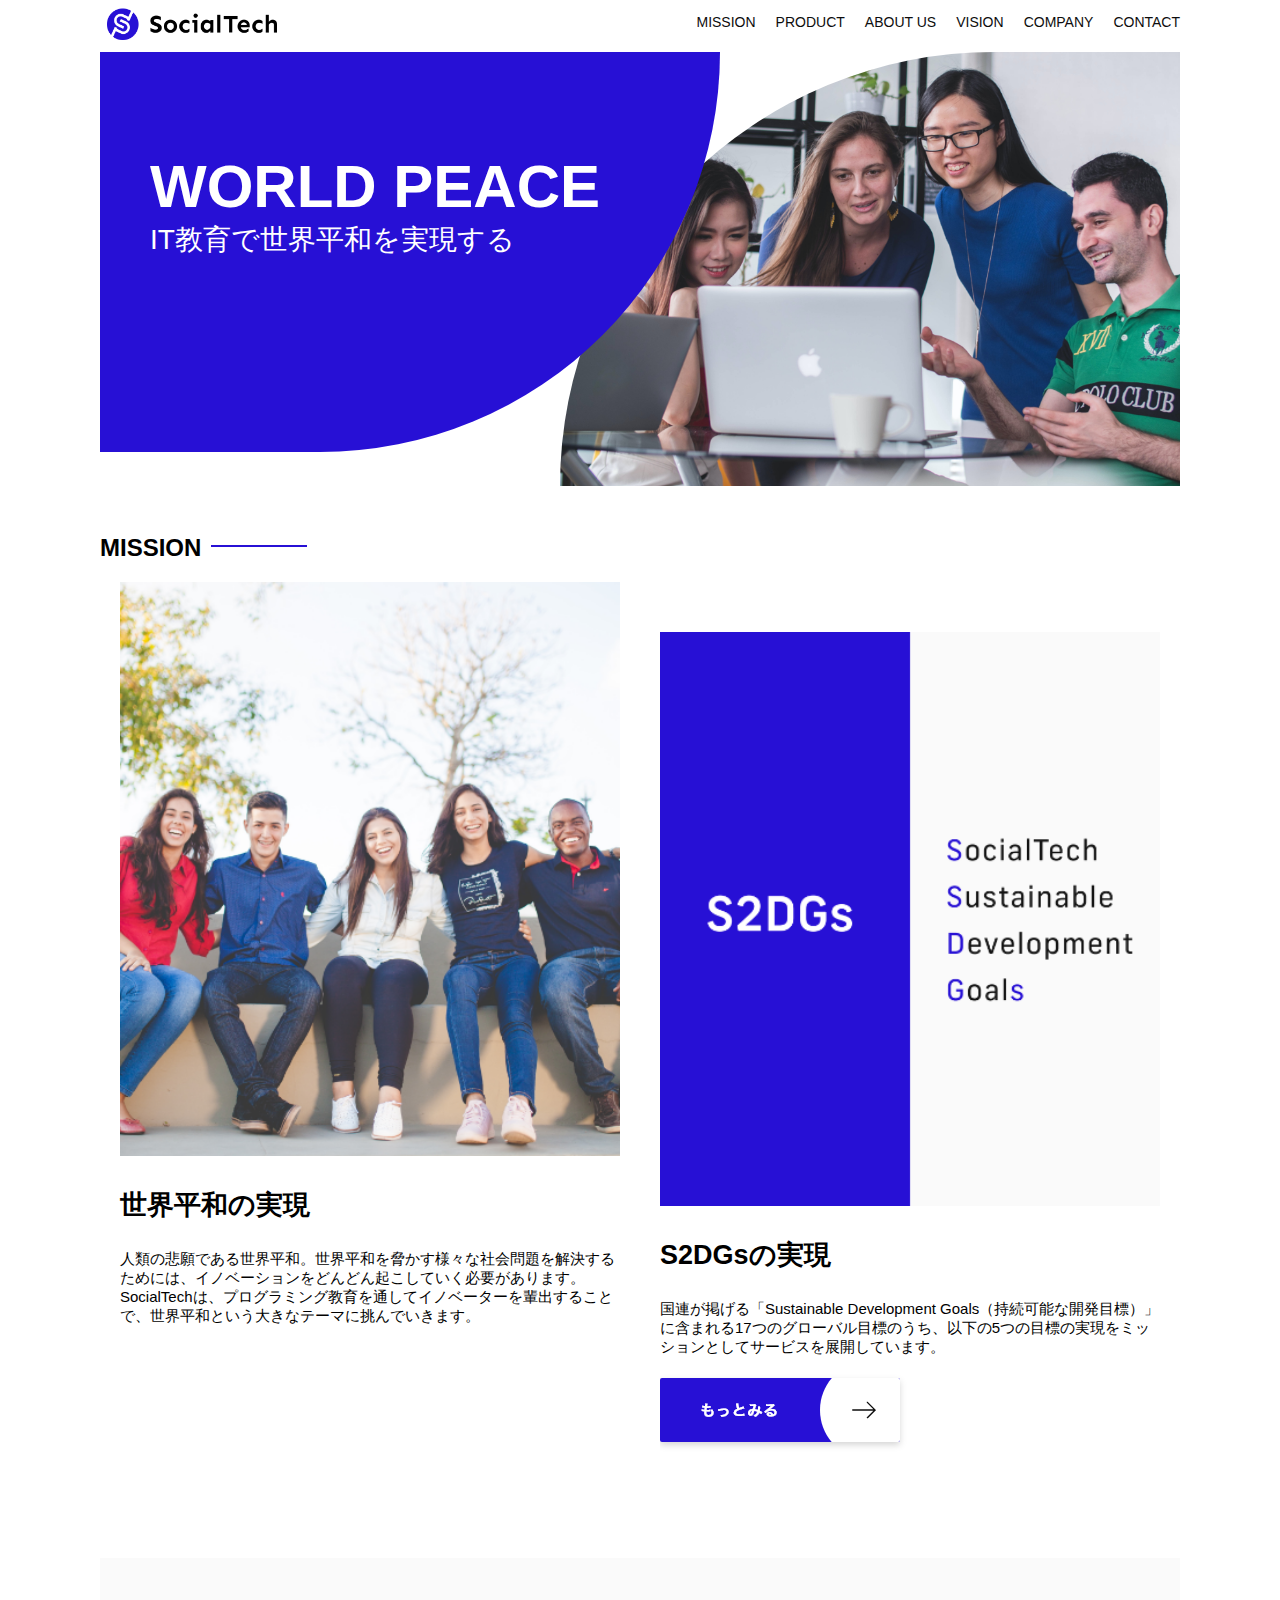
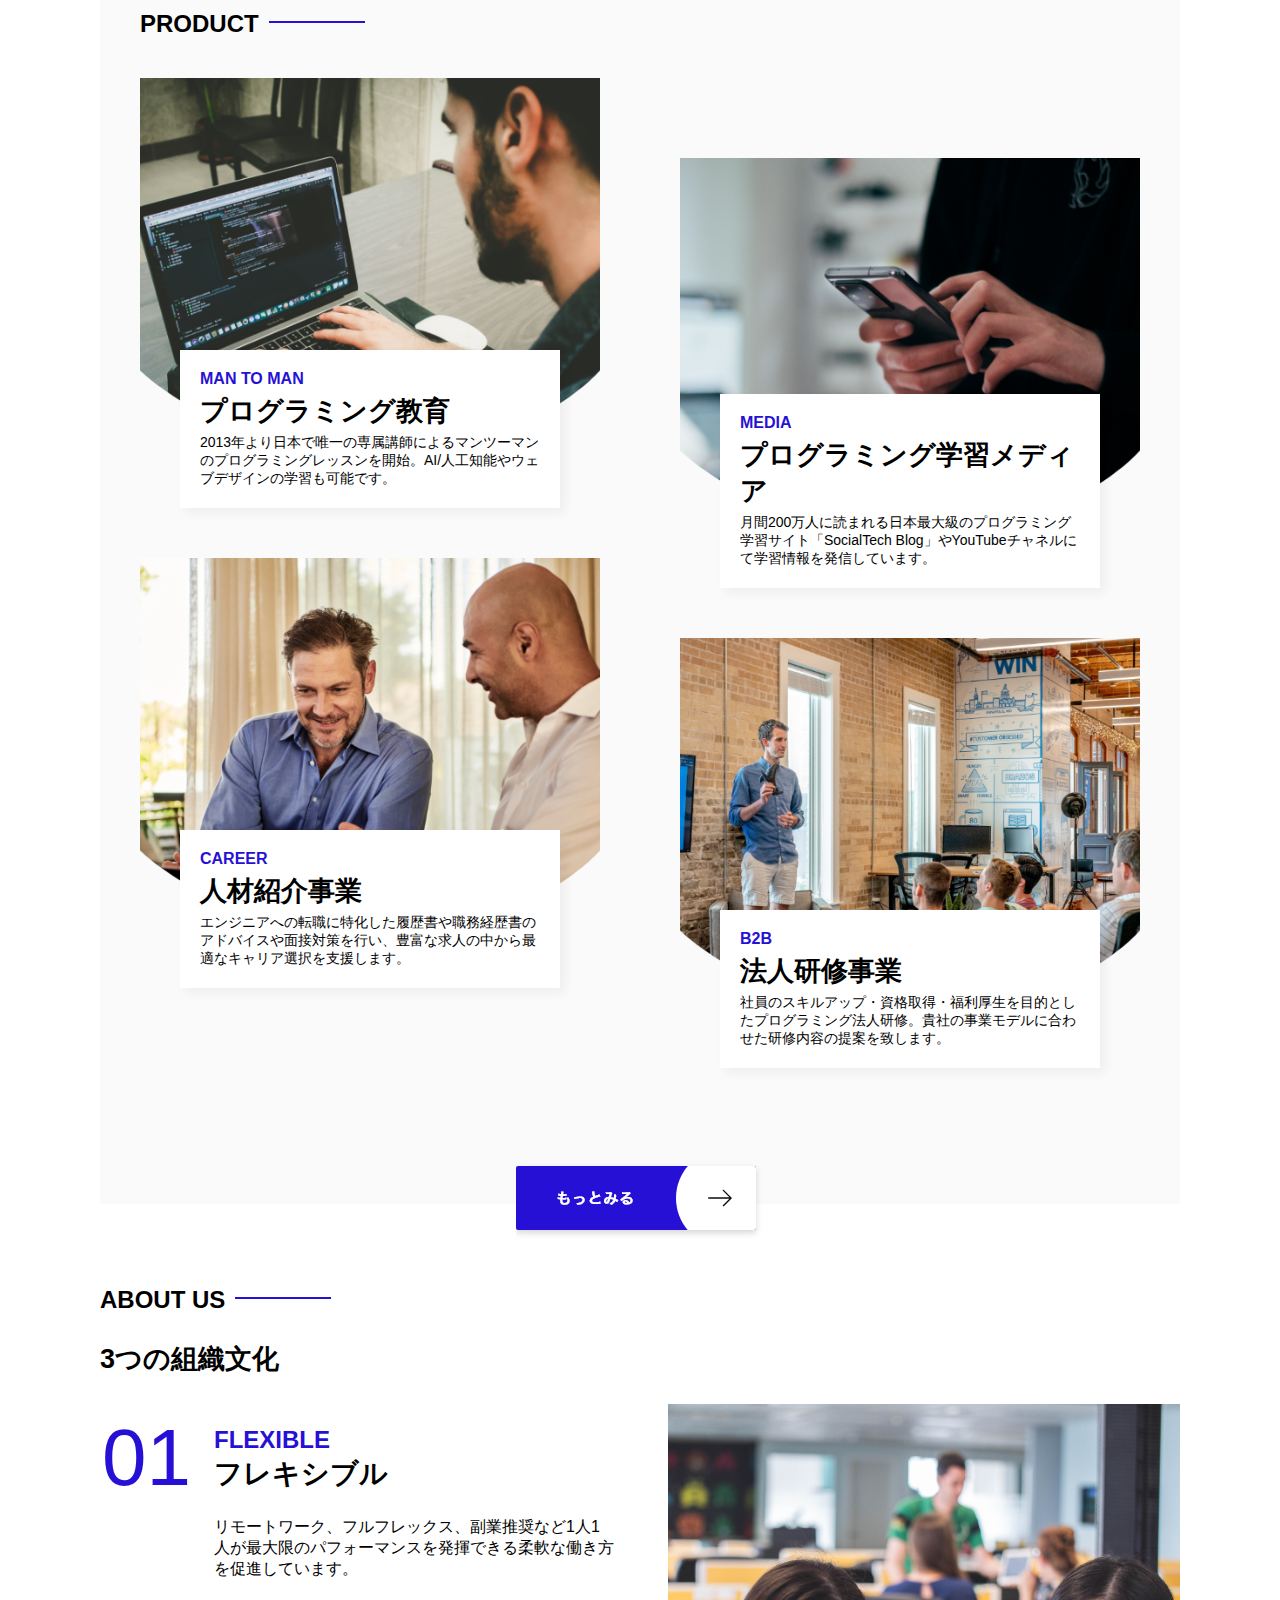
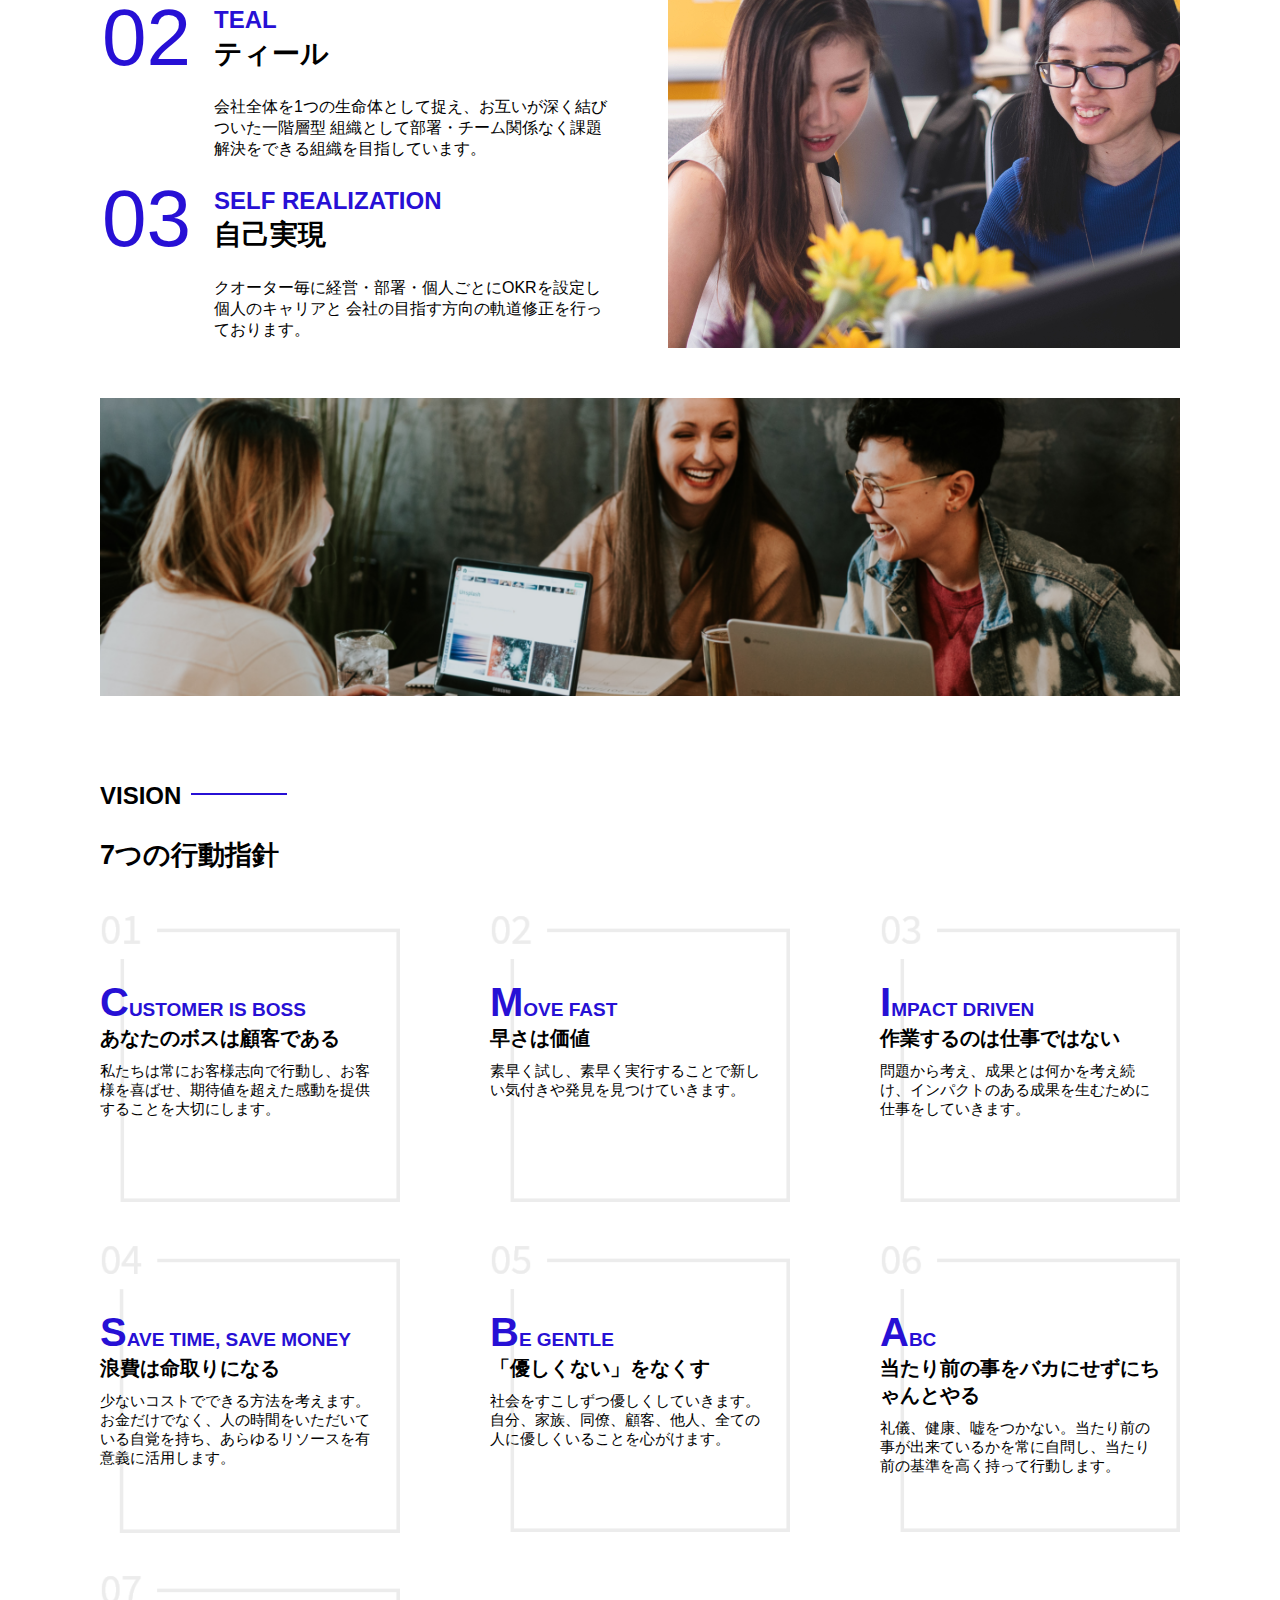
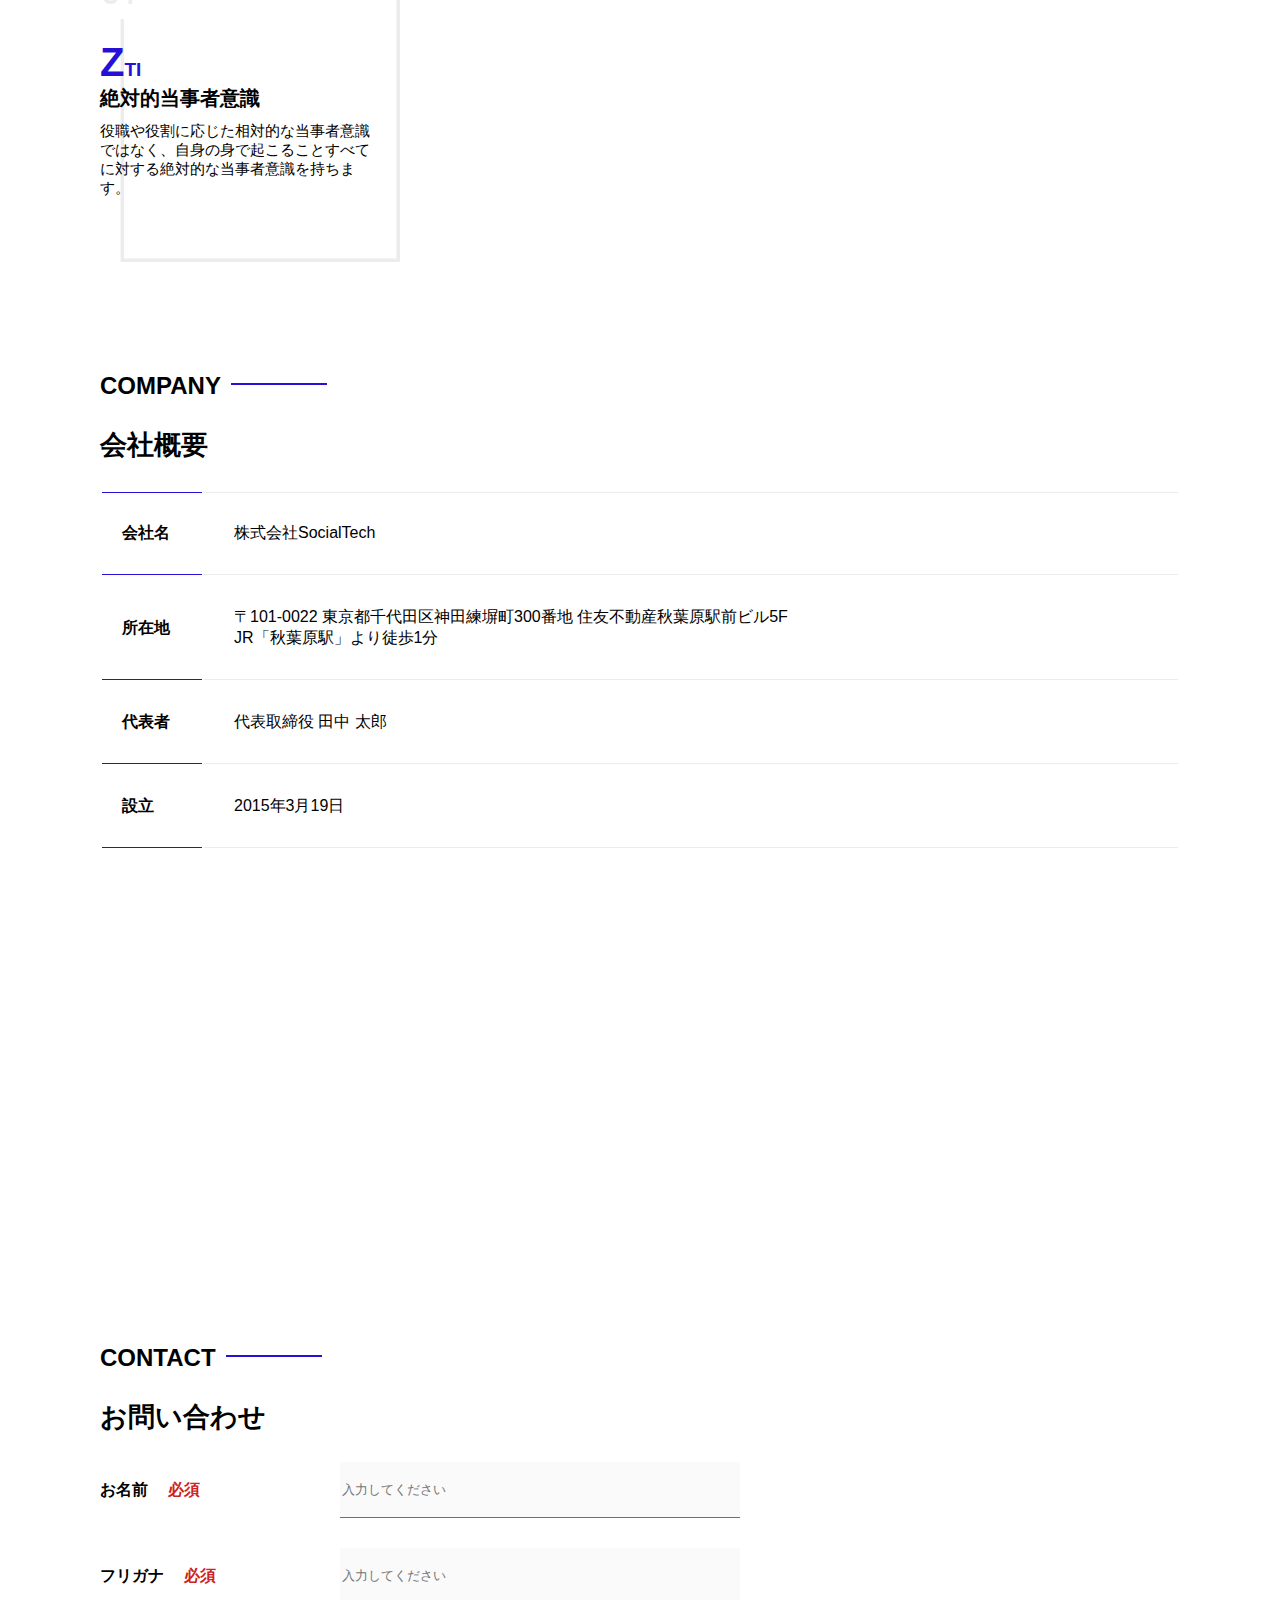
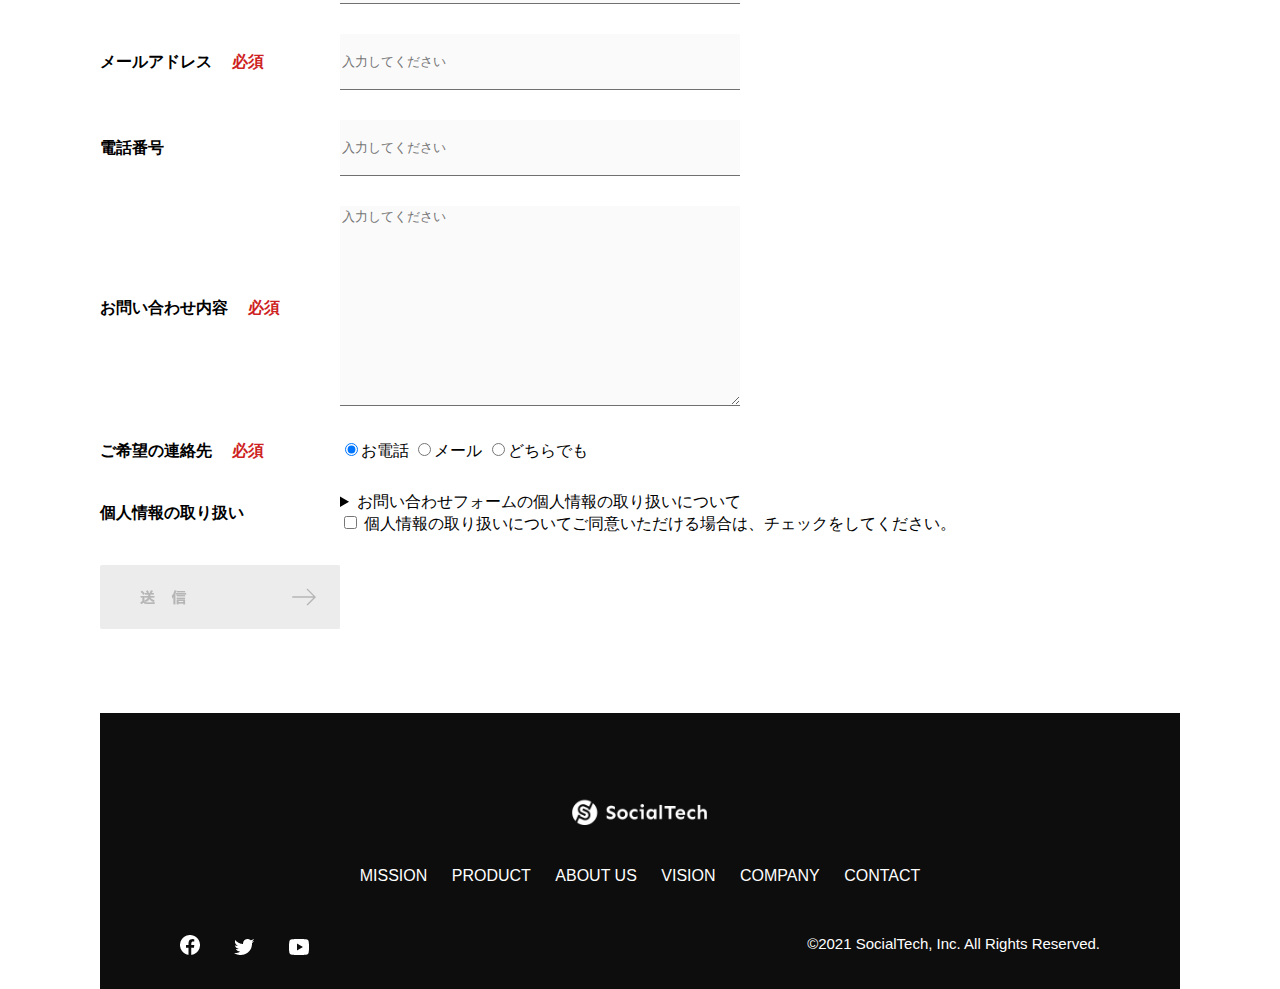
<file: index.html>
<!DOCTYPE html>
<html>
  <head>
    <title>SocialTech</title>
    <meta charset="utf-8">
    <meta name="description" content="SocialTechはEdTech業界のリーディングカンパニーを目指します。">
    <meta name="viewport" content="width=device-width, initial-scale=1.0">
    <meta name="twitter:card" content="summary">
    <meta name="twitter:site" content="@______3290">
    <meta property="og:url" content="https://liberenren.github.io/test_HTML_CSS/">
    <meta property="og:title" content="test title">
    <meta property="og:description" content="test description">
    <meta property="og:image" content="images/logo.png">
    <link rel="stylesheet" href="style.css">
  </head>

  <body>
    <!-- ヘッダー -->
    <header>
      <!-- ロゴ -->
      <a href="index.html" id="logo">
        <img src="images/logo.png" alt="トップページに戻る">
      </a>

      <!-- PC用ナビゲーション -->
      <nav id="nav-pc">
        <ul>
          <li><a href="mission.html">MISSION</a></li>
          <li><a href="product.html">PRODUCT</a></li>
          <li><a href="index.html#aboutus">ABOUT US</a></li>
          <li><a href="index.html#vision">VISION</a></li>
          <li><a href="index.html#company">COMPANY</a></li>
          <li><a href="index.html#contact">CONTACT</a></li>
        </ul>
      </nav>

      <!-- スマホ用メニューボタン -->
      <button id="menu-sp" onclick="document.getElementById('nav-sp').style.display = 'block'">
        <img src="images/button-menu.png" alt="ナビゲーションを開く">
      </button>

      <!-- スマホ用ナビゲーション -->
      <div id="nav-sp">
        <button id="close" onclick="document.getElementById('nav-sp').style.display = 'none'">
          <img src="images/button-close.png" alt="ナビゲーションを閉じる">
        </button>

        <nav>
          <ul>
            <li>
              <a id="logo-sp" href="index.html" onclick="document.getElementById('nav-sp').style.display = 'none'"><img src="images/logo-sp.png" alt="トップページに戻る"></a>
            </li>
            <li><a class="menu" href="mission.html" onclick="document.getElementById('nav-sp').style.display = 'none'">MISSION</a></li>
            <li><a class="menu" href="product.html" onclick="document.getElementById('nav-sp').style.display = 'none'">PRODUCT</a></li>
            <li><a class="menu" href="index.html#aboutus" onclick="document.getElementById('nav-sp').style.display = 'none'">ABOUT US</a></li>
            <li><a class="menu" href="index.html#vision" onclick="document.getElementById('nav-sp').style.display = 'none'">VISION</a></li>
            <li><a class="menu" href="index.html#company" onclick="document.getElementById('nav-sp').style.display = 'none'">COMPANY</a></li>
            <li><a class="menu" href="index.html#contact" onclick="document.getElementById('nav-sp').style.display = 'none'">CONTACT</a></li>
          </ul>
        </nav>
        <div id="sns">
          <a href="https://www.facebook.com/sejuku2013">
            <img src="images/button-facebook.png" alt="Facebookのリンク">
          </a>
          <a href="https://twitter.com/samuraijuku">
            <img src="images/button-twitter.png" alt="Twitterのリンク">
          </a>
          <a href="https://www.youtube.com/channel/UCCFOQO5aDK0xXam4cUQXT8g">
            <img src="images/button-youtube.png" alt="YouTubeのリンク">
          </a>
        </div>
      </div>
    </header>

    <main>
      <article>
        <!-- メインビジュアル -->
        <section id="main-visual">
          <div id="main-message">
            <h1>WORLD PEACE</h1>
            <p>IT教育で世界平和を実現する</p>
          </div>
          <img src="images/index/index-main.png" alt="PCの周りに集まる多国籍の仲間たち">
        </section>

        <!-- ミッション -->
        <section id="mission">
          <h2 class="index-h2">MISSION</h2>
          <div id="mission-flex">
            <div>
              <img id="mission-photo" src="images/index/index-mission.png" alt="屋外のベンチで写真を撮影する多国籍の仲間たち">
              <h3>世界平和の実現</h3>
              <p>人類の悲願である世界平和。世界平和を脅かす様々な社会問題を解決するためには、イノベーションをどんどん起こしていく必要があります。SocialTechは、プログラミング教育を通してイノベーターを輩出することで、世界平和という大きなテーマに挑んでいきます。</p>
            </div>
            <div>
              <img id="s2dgs" src="images/index/s2dgs.png" alt="S2DGs">
              <h3>S2DGsの実現</h3>
              <p>国連が掲げる「Sustainable Development Goals（持続可能な開発目標）」に含まれる17つのグローバル目標のうち、以下の5つの目標の実現をミッションとしてサービスを展開しています。</p>
              <a href="mission.html">
                <img src="images/button-more.png" alt="もっとみる">
              </a>
            </div>
          </div>
        </section>

        <!-- プロダクト -->
        <section id="product">
          <h2 class="index-h2">PRODUCT</h2>
          <div class="product-flex">
            <div id="product-left">
              <div>
                <img class="product-photo" src="images/index/index-mantoman.png" alt="PCでコードを書く男性">
                <div class="product-explain">
                  <span>MAN TO MAN</span>
                  <h3>プログラミング教育</h3>
                  <p>2013年より日本で唯一の専属講師によるマンツーマンのプログラミングレッスンを開始。AI/人工知能やウェブデザインの学習も可能です。</p>
                </div>
              </div>
              <div>
                <img class="product-photo" src="images/index/index-career.png" alt="笑顔で話し合う2人の男性">
                <div class="product-explain">
                  <span>CAREER</span>
                  <h3>人材紹介事業</h3>
                  <p>エンジニアへの転職に特化した履歴書や職務経歴書のアドバイスや面接対策を行い、豊富な求人の中から最適なキャリア選択を支援します。</p>
                </div>
              </div>
            </div>
            <div id="product-right">
              <div>
                <img class="product-photo" src="images/index/index-media.png" alt="スマートフォンを操作する人">
                <div class="product-explain">
                  <span>MEDIA</span>
                  <h3>プログラミング学習メディア</h3>
                  <p>月間200万人に読まれる日本最大級のプログラミング学習サイト「SocialTech Blog」やYouTubeチャネルにて学習情報を発信しています。</p>
                </div>
              </div>
              <div>
                <img class="product-photo" src="images/index/index-b2b.png" alt="講演中の男性とそれを聴く人々">
                <div class="product-explain">
                  <span>B2B</span>
                  <h3>法人研修事業</h3>
                  <p>社員のスキルアップ・資格取得・福利厚生を目的としたプログラミング法人研修。貴社の事業モデルに合わせた研修内容の提案を致します。</p>
                </div>
              </div>
            </div>
          </div>
          <div id="product-more">
            <a href="product.html">
              <img src="images/button-more.png" alt="もっとみる">
            </a>
          </div>
        </section>

        <!-- ABOUT US -->
        <section id="aboutus">
          <h2 class="index-h2">ABOUT US</h2>
          <h3>3つの組織文化</h3>
          <div>
            <table class="culture-table">
              <tr>
                <td class="culture-num">01</td>
                <th><span class="culture-en">FLEXIBLE</span><br>フレキシブル</th>
              </tr>
              <tr>
                <td>
                  <!--空のセル-->
                </td>
                <td class="culture-description">リモートワーク、フルフレックス、副業推奨など1人1人が最大限のパフォーマンスを発揮できる柔軟な働き方を促進しています。</td>
              </tr>
              <tr>
                <td class="culture-num">02</td>
                <th><span class="culture-en">TEAL</span><br>ティール</th>
              </tr>
              <tr>
                <td>
                  <!--空のセル-->
                </td>
                <td class="culture-description">会社全体を1つの生命体として捉え、お互いが深く結びついた一階層型 組織として部署・チーム関係なく課題解決をできる組織を目指しています。</td>
              </tr>
              <tr>
                <td class="culture-num">03</td>
                <th><span class="culture-en">SELF REALIZATION</span><br>自己実現</th>
              </tr>
              <tr>
                <td>
                  <!--空のセル-->
                </td>
                <td class="culture-description">クオーター毎に経営・部署・個人ごとにOKRを設定し個人のキャリアと 会社の目指す方向の軌道修正を行っております。</td>
              </tr>
            </table>
            <img class="culture-img" src="images/index/index-aboutus1.png" alt="笑顔で話し合う2人の女性">
          </div>
          <img class="culture-img2" src="images/index/index-aboutus2.png" alt="笑顔で話し合う3人の男女">
        </section>

        <!-- VISION -->
        <section id="vision">
          <h2 class="index-h2">VISION</h2>
          <h3>7つの行動指針</h3>
          <div>
            <div class="vision-box">
              <img src="images/index/vision-01.png" alt="01">
              <div>
                <h4>CUSTOMER IS BOSS</h4>
                <h5>あなたのボスは顧客である</h5>
                <p>私たちは常にお客様志向で行動し、お客様を喜ばせ、期待値を超えた感動を提供することを大切にします。</p>
              </div>
            </div>
            <div class="vision-box">
              <img src="images/index/vision-02.png" alt="02">
              <div>
                <h4>MOVE FAST</h4>
                <h5>早さは価値</h5>
                <p>素早く試し、素早く実行することで新しい気付きや発見を見つけていきます。</p>
              </div>
            </div>
            <div class="vision-box">
              <img src="images/index/vision-03.png" alt="03">
              <div>
                <h4>IMPACT DRIVEN</h4>
                <h5>作業するのは仕事ではない</h5>
                <p>問題から考え、成果とは何かを考え続け、インパクトのある成果を生むために仕事をしていきます。</p>
              </div>
            </div>
            <div class="vision-box">
              <img src="images/index//vision-04.png" alt="04">
              <div>
                <h4>SAVE TIME, SAVE MONEY</h4>
                <h5>浪費は命取りになる</h5>
                <p>少ないコストでできる方法を考えます。お金だけでなく、人の時間をいただいている自覚を持ち、あらゆるリソースを有意義に活用します。</p>
              </div>
            </div>
            <div class="vision-box">
              <img src="images/index/vision-05.png" alt="05">
              <div>
                <h4>BE GENTLE</h4>
                <h5>「優しくない」をなくす</h5>
                <p>社会をすこしずつ優しくしていきます。自分、家族、同僚、顧客、他人、全ての人に優しくいることを心がけます。</p>
              </div>
            </div>
            <div class="vision-box">
              <img src="images/index/vision-06.png" alt="06">
              <div>
                <h4>ABC</h4>
                <h5>当たり前の事をバカにせずにちゃんとやる</h5>
                <p>礼儀、健康、嘘をつかない。当たり前の事が出来ているかを常に自問し、当たり前の基準を高く持って行動します。</p>
              </div>
            </div>
            <div class="vision-box">
              <img src="images/index/vision-07.png" alt="07">
              <div>
                <h4>ZTI</h4>
                <h5>絶対的当事者意識</h5>
                <p>役職や役割に応じた相対的な当事者意識ではなく、自身の身で起こることすべてに対する絶対的な当事者意識を持ちます。</p>
              </div>
            </div>
          </div>
        </section>

        <!-- COMPANY -->
        <section id="company">
          <h2 class="index-h2">COMPANY</h2>
          <h3>会社概要</h3>
          <table id="company-table">
            <tr>
              <th class="tableheader tableheader-first">会社名</th>
              <td class="cell cell-first">株式会社SocialTech</td>
            </tr>
            <tr>
              <th class="tableheader">所在地</th>
              <td class="cell">〒101-0022 東京都千代田区神田練塀町300番地 住友不動産秋葉原駅前ビル5F<br>JR「秋葉原駅」より徒歩1分</td>
            </tr>
            <tr>
              <th class="tableheader">代表者</th>
              <td class="cell">代表取締役 田中 太郎</td>
            </tr>
            <tr>
              <th class="tableheader">設立</th>
              <td class="cell">2015年3月19日</td>
            </tr>
          </table>
          <iframe src="https://www.google.com/maps/embed?pb=!1m18!1m12!1m3!1d3240.0688551336807!2d139.7720776771055!3d35.69992317258124!2m3!1f0!2f0!3f0!3m2!1i1024!2i768!4f13.1!3m3!1m2!1s0x60188fee13660e23%3A0x77137876edf742ac!2z5L2P5Y-L5LiN5YuV55Sj56eL6JGJ5Y6f6aeF5YmN44OT44Or!5e0!3m2!1sja!2sjp!4v1704858013291!5m2!1sja!2sjp" style="border: 0" allowfullscreen="" loading="lazy"></iframe>
        </section>

        <!-- お問い合わせフォーム -->
        <section id="contact">
          <h2 class="index-h2">CONTACT</h2>
          <h3>お問い合わせ</h3>
          <form>
            <div>
              <div class="contact-heading">
                <label class="contact-label">お名前<span class="contact-span">必須</span></label>
              </div>
              <div>
                <input type="text" name="name" placeholder="入力してください" class="contact-textbox">
              </div>
            </div>
            <div>
              <div class="contact-heading">
                <label class="contact-label">フリガナ<span class="contact-span">必須</span></label>
              </div>
              <div>
                <input type="text" name="hurigana" placeholder="入力してください" class="contact-textbox">
              </div>
            </div>
            <div>
              <div class="contact-heading">
                <label class="contact-label">メールアドレス<span class="contact-span">必須</span></label>
              </div>
              <div>
                <input type="text" name="email" placeholder="入力してください" class="contact-textbox">
              </div>
            </div>
            <div>
              <div class="contact-heading">
                <label class="contact-label">電話番号</label>
              </div>
              <div>
                <input type="text" name="tel" placeholder="入力してください" class="contact-textbox">
              </div>
            </div>
            <div>
              <div class="contact-heading">
                <label class="contact-label">お問い合わせ内容<span class="contact-span">必須</span></label>
              </div>
              <div>
                <textarea class="contact-textarea" placeholder="入力してください" name="message"></textarea>
              </div>
            </div>
            <div>
              <div class="contact-heading">
                <label class="contact-label">ご希望の連絡先<span class="contact-span">必須</span></label>
              </div>
              <div><input class="radiobutton" type="radio" value="tel" name="contact" checked><label>お電話</label> <input class="radiobutton" type="radio" value="mail" name="contact"><label>メール</label> <input class="radiobutton" type="radio" value="both" name="contact"><label>どちらでも</label></div>
            </div>
            <div>
              <div class="contact-heading">
                <label class="contact-label">個人情報の取り扱い</label>
              </div>
              <div>
                <details>
                  <summary>お問い合わせフォームの個人情報の取り扱いについて</summary>
                  <div>
                    <dl>
                      <dt>１．組織の名称又は氏名</dt>
                      <dd>株式会社SocialTech</dd>
                      <dt>２．個人情報保護管理者（若しくはその代理人）の氏名又は職名、所属及び連絡先</dt>
                      <dd>
                        <p>鈴木 一郎 コーポレート部</p>
                        <p>メールアドレス：samurai@example.com</p>
                        <p>TEL：03-1234-5678</p>
                      </dd>
                      <dt>３．個人情報の利用目的</dt>
                      <dd>
                        <ul>
                          <li>・本サービス及び本サービスに関連する情報の提供又はそれらに関する連絡のため</li>
                          <li>・ユーザーの本人確認のため</li>
                          <li>・当社サービスのご案内のため</li>
                          <li>・当社の商品等の広告または宣伝（電子メールによるものを含むものとします。）</li>
                        </ul>
                      </dd>
                      <dt>４．個人情報の取り扱い業務の委託</dt>
                      <dd>個人情報の取扱業務の全部または一部を外部に業務委託する場合があります。その際、弊社は、個人情報を適切に保護できる管理体制を敷き実行していることを条件として委託先を厳選したうえで、機密保持契約を委託先と締結し、お客様の個人情報を厳密に管理させます。</dd>
                      <dt>５．個人情報の開示等の請求</dt>
                      <dd>
                        お客様は、弊社に対してご自身の個人情報の開示等（利用目的の通知、開示、内容の訂正・追加・削除、利用の停止または消去、第三者への提供の停止）に関して、当社問合わせ窓口に申し出ることができます。<br>
                        その際、弊社はお客様ご本人を確認させていただいたうえで、合理的な期間内に対応いたします。<br>
                        なお、個人情報に関する弊社問合わせ先は、次の通りです。
                      </dd>
                      <dd>
                        <p>株式会社SocialTech　個人情報問合せ窓口</p>
                        <p>〒150-0043　東京都千代田区神田練塀町300番地 住友不動産秋葉原駅前ビル5F</p>
                        <p>メールアドレス：samurai@example.com　TEL：03-1234-5678</p>
                      </dd>

                      <dt>６．個人情報を提供されることの任意性について</dt>
                      <dd>お客様がご自身の個人情報を弊社に提供されるか否かは、お客様のご判断によりますが、もしご提供されない場合には、適切なサービスが提供できない場合がありますので予めご了承ください。</dd>
                    </dl>
                  </div>
                </details>
                <input type="checkbox" name="agree">
                <span>個人情報の取り扱いについてご同意いただける場合は、チェックをしてください。</span>
              </div>
            </div>
            <input type="image" src="images/button-submit.png" alt="送信する">
          </form>
        </section>
      </article>
    </main>

    <footer>
      <div id="footer-logo">
        <img src="images/logo-sp.png" alt="SocialTech">
      </div>
      <div id="footer-link">
        <a href="mission.html">MISSION</a>
        <a href="product.html">PRODUCT</a>
        <a href="index.html#aboutus">ABOUT US</a>
        <a href="index.html#vision">VISION</a>
        <a href="index.html#company">COMPANY</a>
        <a href="index.html#contact">CONTACT</a>
      </div>
      <div id="sns-footer">
        <div class="sns-btns">
          <a href="https://www.facebook.com/sejuku2013"><img src="images/button-facebook.png" alt="Facebookのリンク"></a>
          <a href="https://twitter.com/samuraijuku"><img src="images/button-twitter.png" alt="Twitterのリンク"></a>
          <a href="https://www.youtube.com/channel/UCCFOQO5aDK0xXam4cUQXT8g"><img src="images/button-youtube.png" alt="YouTubeのリンク"></a>
        </div>
        <p id="copyright">&copy;2021 SocialTech, Inc. All Rights Reserved.</p>
      </div>
    </footer>

  </body>
</html>
</file>
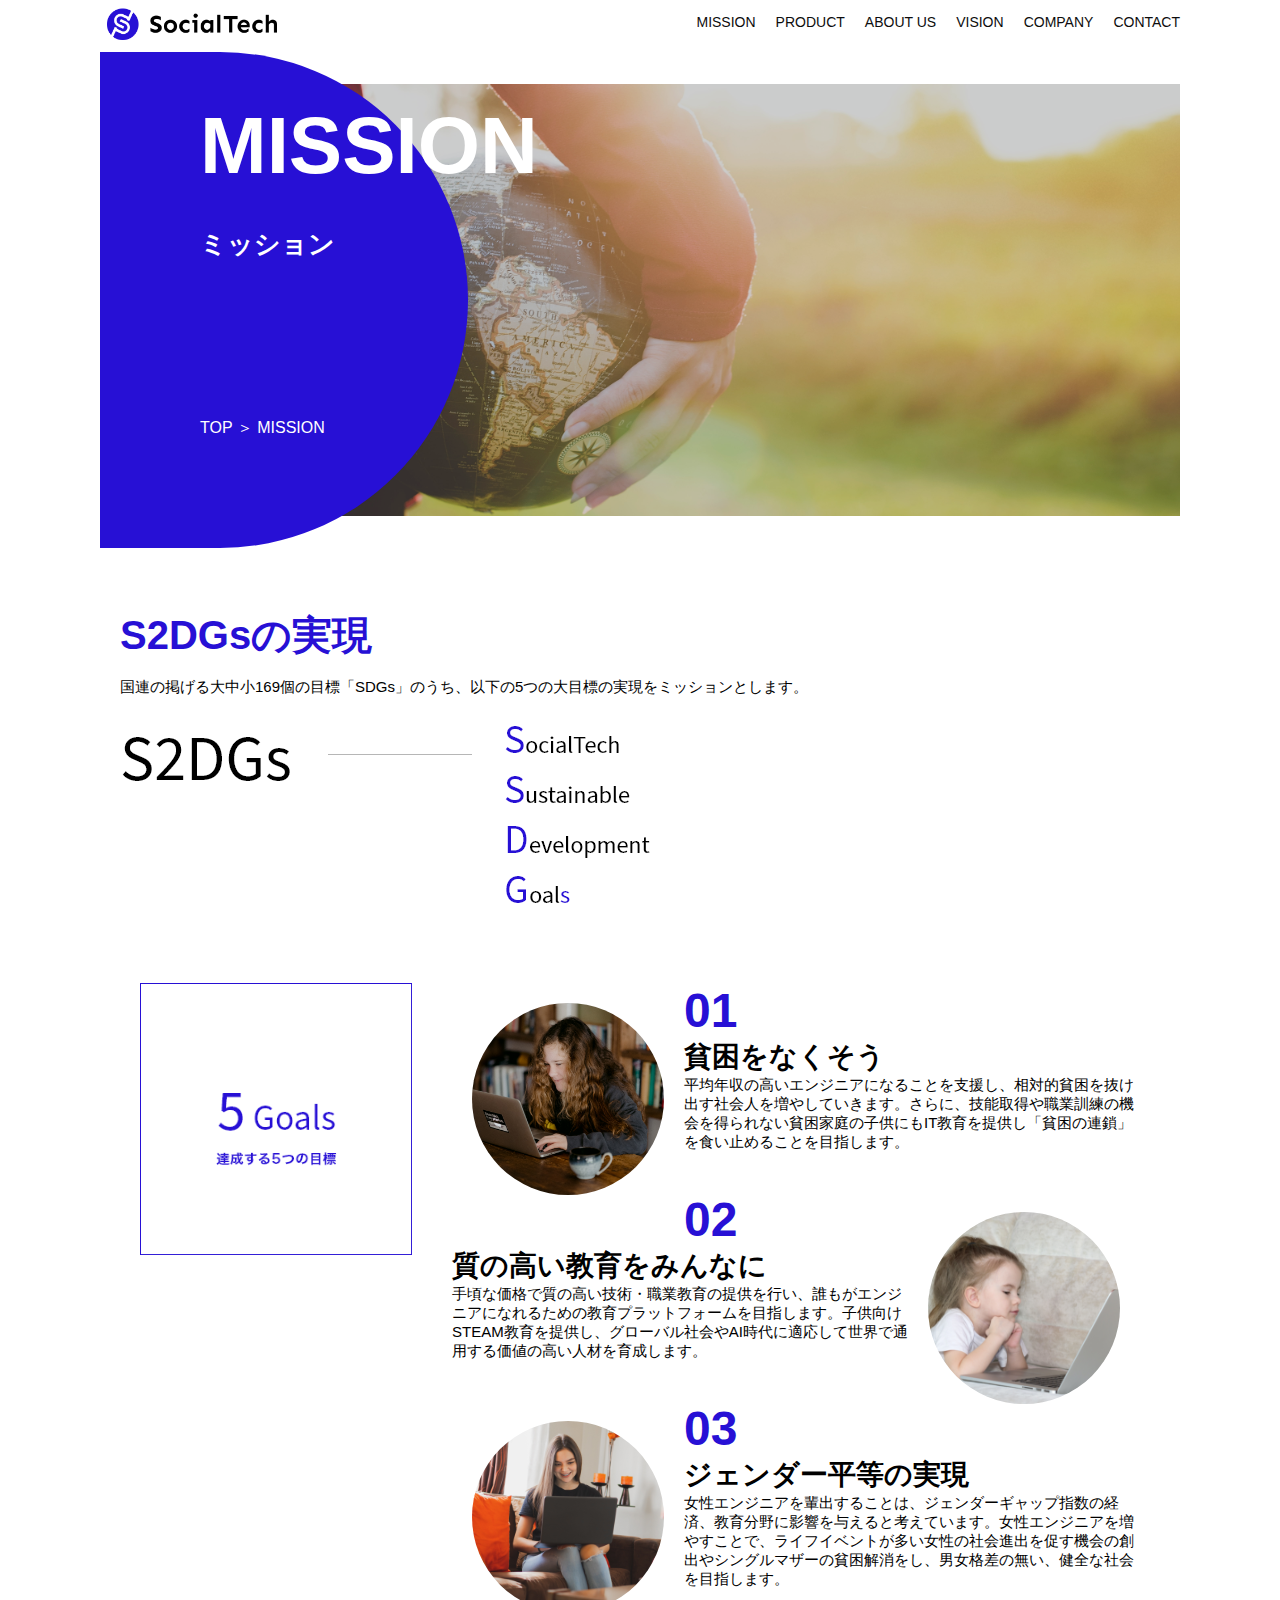
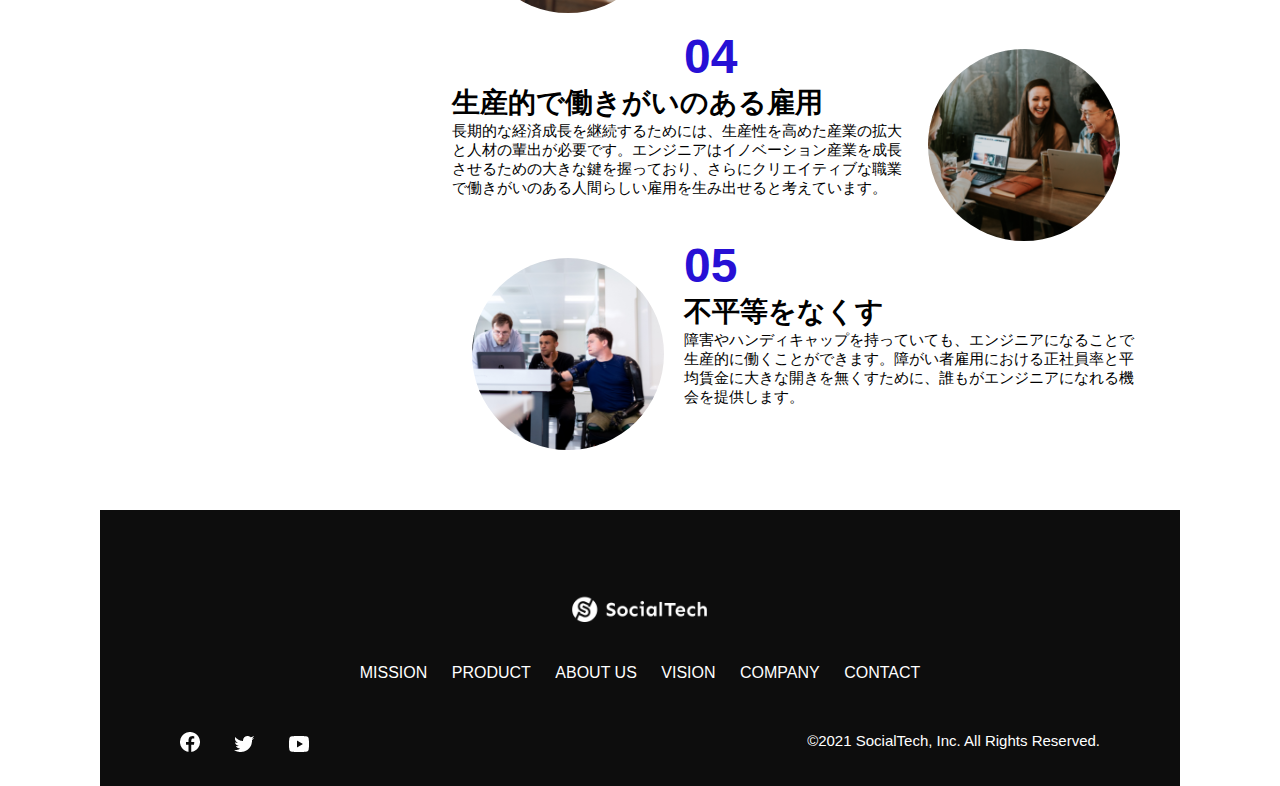
<file: mission.html>
<!DOCTYPE html>
<html>
  <head>
    <title>SocialTech - MISSION ミッション -</title>
    <meta charset="utf-8">
    <meta name="description" content="SocialTechが目指す5つの目標（S2DGs）を紹介します">
    <meta name="viewport" content="width=device-width, initial-scale=1.0">
    <link rel="stylesheet" href="style.css">
  </head>

  <body>
    <!-- ヘッダー -->
    <header>
      <!-- ロゴ -->
      <a href="index.html" id="logo">
        <img src="images/logo.png" alt="トップページに戻る">
      </a>

      <!-- PC用ナビゲーション -->
      <nav id="nav-pc">
        <ul>
          <li><a href="mission.html">MISSION</a></li>
          <li><a href="product.html">PRODUCT</a></li>
          <li><a href="index.html#aboutus">ABOUT US</a></li>
          <li><a href="index.html#vision">VISION</a></li>
          <li><a href="index.html#company">COMPANY</a></li>
          <li><a href="index.html#contact">CONTACT</a></li>
        </ul>
      </nav>

      <!-- スマホ用メニューボタン -->
      <button id="menu-sp" onclick="document.getElementById('nav-sp').style.display = 'block'">
        <img src="images/button-menu.png" alt="ナビゲーションを開く">
      </button>

      <!-- スマホ用ナビゲーション -->
      <div id="nav-sp">
        <button id="close" onclick="document.getElementById('nav-sp').style.display = 'none'">
          <img src="images/button-close.png" alt="ナビゲーションを閉じる">
        </button>

        <nav>
          <ul>
            <li>
              <a id="logo-sp" href="index.html" onclick="document.getElementById('nav-sp').style.display = 'none'"><img src="images/logo-sp.png" alt="トップページに戻る"></a>
            </li>
            <li><a class="menu" href="mission.html" onclick="document.getElementById('nav-sp').style.display = 'none'">MISSION</a></li>
            <li><a class="menu" href="product.html" onclick="document.getElementById('nav-sp').style.display = 'none'">PRODUCT</a></li>
            <li><a class="menu" href="index.html#aboutus" onclick="document.getElementById('nav-sp').style.display = 'none'">ABOUT US</a></li>
            <li><a class="menu" href="index.html#vision" onclick="document.getElementById('nav-sp').style.display = 'none'">VISION</a></li>
            <li><a class="menu" href="index.html#company" onclick="document.getElementById('nav-sp').style.display = 'none'">COMPANY</a></li>
            <li><a class="menu" href="index.html#contact" onclick="document.getElementById('nav-sp').style.display = 'none'">CONTACT</a></li>
          </ul>
        </nav>
        <div id="sns">
          <a href="https://www.facebook.com/sejuku2013">
            <img src="images/button-facebook.png" alt="Facebookのリンク">
          </a>
          <a href="https://twitter.com/samuraijuku">
            <img src="images/button-twitter.png" alt="Twitterのリンク">
          </a>
          <a href="https://www.youtube.com/channel/UCCFOQO5aDK0xXam4cUQXT8g">
            <img src="images/button-youtube.png" alt="YouTubeのリンク">
          </a>
        </div>
      </div>
    </header>

    <main>
      <article>
        <section id="mission-main">
          <div class="mission-main-inner">
            <div id="mission-title">
              <h1>MISSION<br><span>ミッション</span></h1>
              <p>TOP ＞ MISSION</p>
            </div>
          </div>
        </section>

        <section id="mission-s2dgs">
          <h2 class="mission-h2">S2DGsの実現</h2>
          <p>国連の掲げる大中小169個の目標「SDGs」のうち、以下の5つの大目標の実現をミッションとします。</p>
          <img src="images/mission/mission-s2dgs.png" alt="S2DGs">
        </section>

        <section id="mission-five-goals">
          <div class="five-goals-image">
            <img src="images/mission/mission-5goals.png" alt="5Goals">
          </div>
          <div class="five-goals-read">
            <div>
              <img class="fivegoals-image-left" src="images/mission/mission-5goals01.png" alt="PCを操作する女の子">
              <span class="fivegoals-number">01</span>
              <h3 class="fivegoals-h3">貧困をなくそう</h3>
              <p class="fivegoals-p">平均年収の高いエンジニアになることを支援し、相対的貧困を抜け出す社会人を増やしていきます。さらに、技能取得や職業訓練の機会を得られない貧困家庭の子供にもIT教育を提供し「貧困の連鎖」を食い止めることを目指します。</p>
            </div>
            <div>
              <img class="fivegoals-image-right" src="images/mission/mission-5goals02.png" alt="PCを見つめる小さい女の子">
              <span class="fivegoals-number">02</span>
              <h3 class="fivegoals-h3">質の高い教育をみんなに</h3>
              <p class="fivegoals-p">手頃な価格で質の高い技術・職業教育の提供を行い、誰もがエンジニアになれるための教育プラットフォームを目指します。子供向けSTEAM教育を提供し、グローバル社会やAI時代に適応して世界で通用する価値の高い人材を育成します。</p>
            </div>
            <div>
              <img class="fivegoals-image-left" src="images/mission/mission-5goals03.png" alt="PCを操作する女性">

              <span class="fivegoals-number">03</span>
              <h3 class="fivegoals-h3">ジェンダー平等の実現</h3>
              <p class="fivegoals-p">女性エンジニアを輩出することは、ジェンダーギャップ指数の経済、教育分野に影響を与えると考えています。女性エンジニアを増やすことで、ライフイベントが多い女性の社会進出を促す機会の創出やシングルマザーの貧困解消をし、男女格差の無い、健全な社会を目指します。</p>
            </div>
            <div>
              <img class="fivegoals-image-right" src="images/mission/mission-5goals04.png" alt="笑顔で話し合う3人の男女">
              <span class="fivegoals-number">04</span>
              <h3 class="fivegoals-h3">生産的で働きがいのある雇用</h3>
              <p class="fivegoals-p">長期的な経済成長を継続するためには、生産性を高めた産業の拡大と人材の輩出が必要です。エンジニアはイノベーション産業を成長させるための大きな鍵を握っており、さらにクリエイティブな職業で働きがいのある人間らしい雇用を生み出せると考えています。</p>
            </div>
            <div>
              <img class="fivegoals-image-left" src="images/mission/mission-5goals05.png" alt="障害を持つ男性が生き生きと働く様子">
              <span class="fivegoals-number">05</span>
              <h3 class="fivegoals-h3">不平等をなくす</h3>
              <p class="fivegoals-p">障害やハンディキャップを持っていても、エンジニアになることで生産的に働くことができます。障がい者雇用における正社員率と平均賃金に大きな開きを無くすために、誰もがエンジニアになれる機会を提供します。</p>
            </div>
          </div>
        </section>
      </article>
    </main>

    <footer>
      <div id="footer-logo">
        <img src="images/logo-sp.png" alt="SocialTech">
      </div>
      <div id="footer-link">
        <a href="mission.html">MISSION</a>
        <a href="product.html">PRODUCT</a>
        <a href="index.html#aboutus">ABOUT US</a>
        <a href="index.html#vision">VISION</a>
        <a href="index.html#company">COMPANY</a>
        <a href="index.html#contact">CONTACT</a>
      </div>
      <div id="sns-footer">
        <div class="sns-btns">
          <a href="https://www.facebook.com/sejuku2013"><img src="images/button-facebook.png" alt="Facebookのリンク"></a>
          <a href="https://twitter.com/samuraijuku"><img src="images/button-twitter.png" alt="Twitterのリンク"></a>
          <a href="https://www.youtube.com/channel/UCCFOQO5aDK0xXam4cUQXT8g"><img src="images/button-youtube.png" alt="YouTubeのリンク"></a>
        </div>
        <p id="copyright">&copy;2021 SocialTech, Inc. All Rights Reserved.</p>
      </div>
    </footer>

  </body>
</html>
</file>
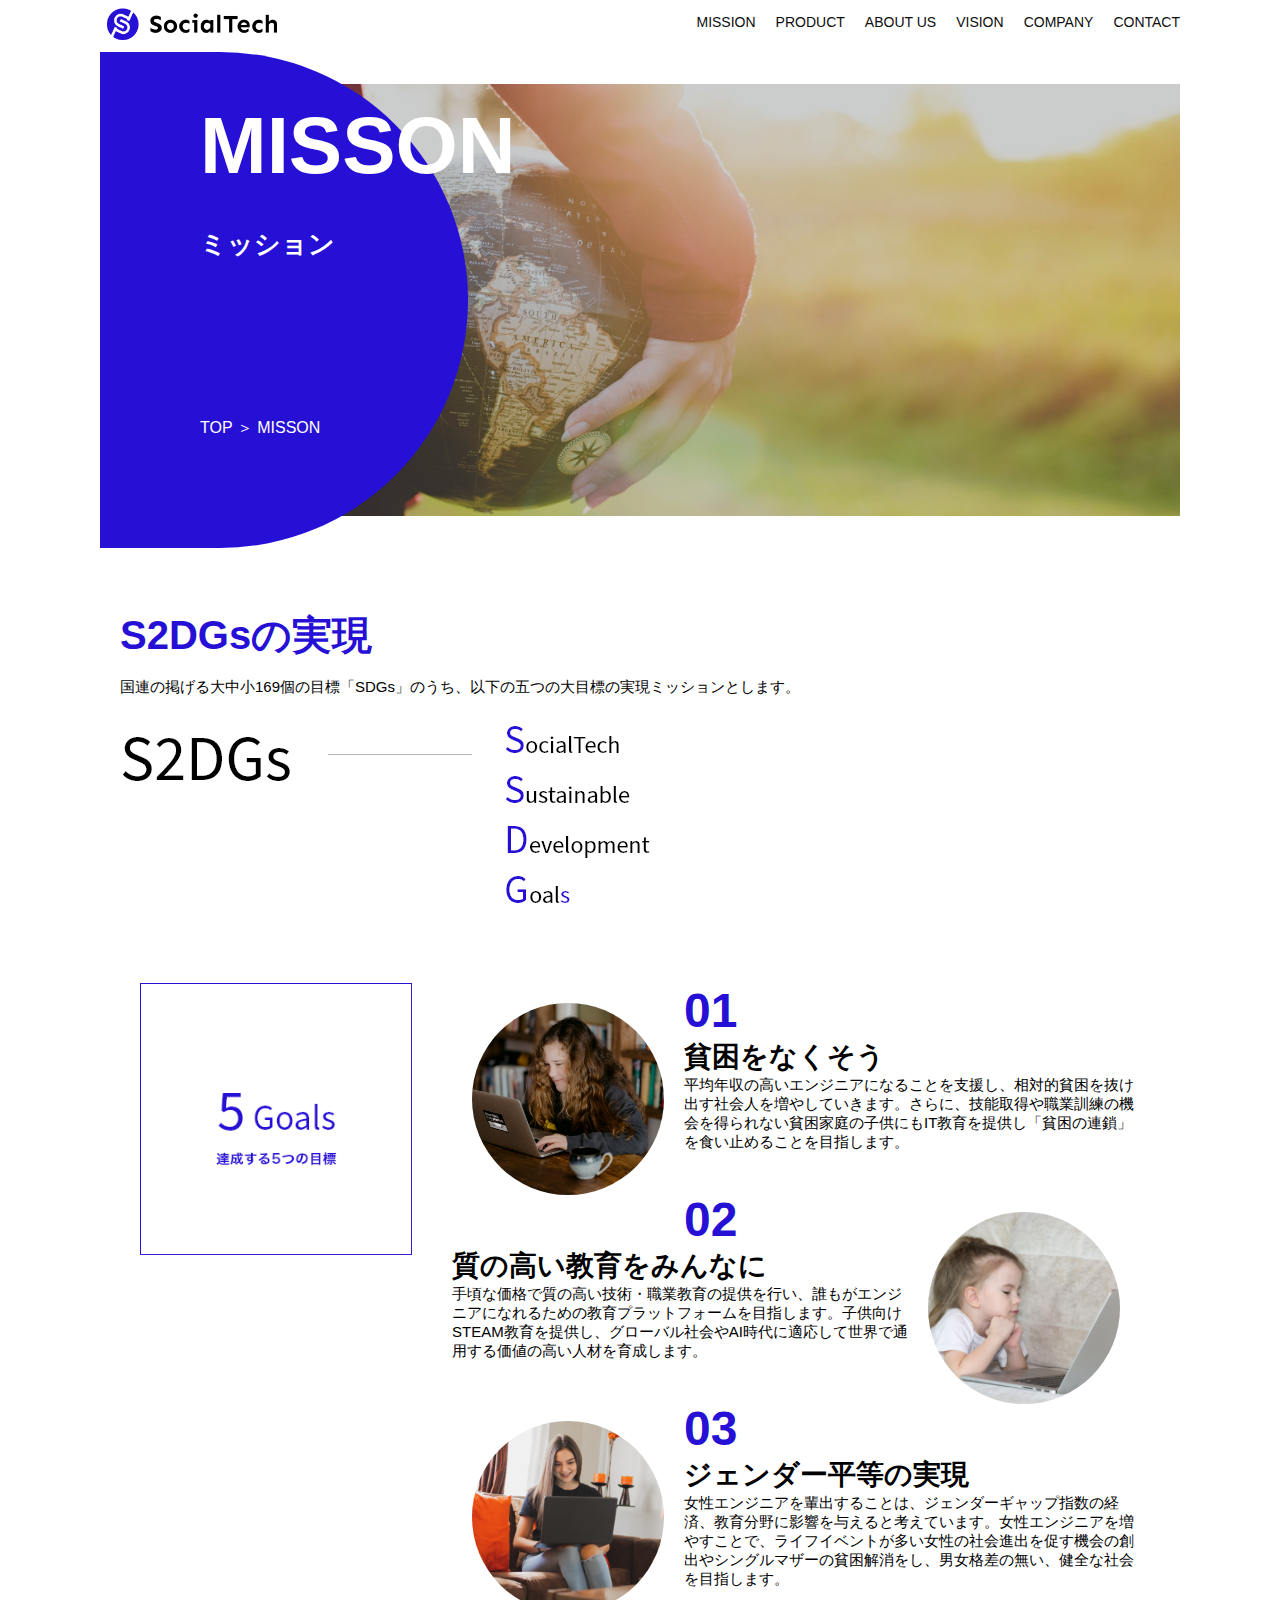
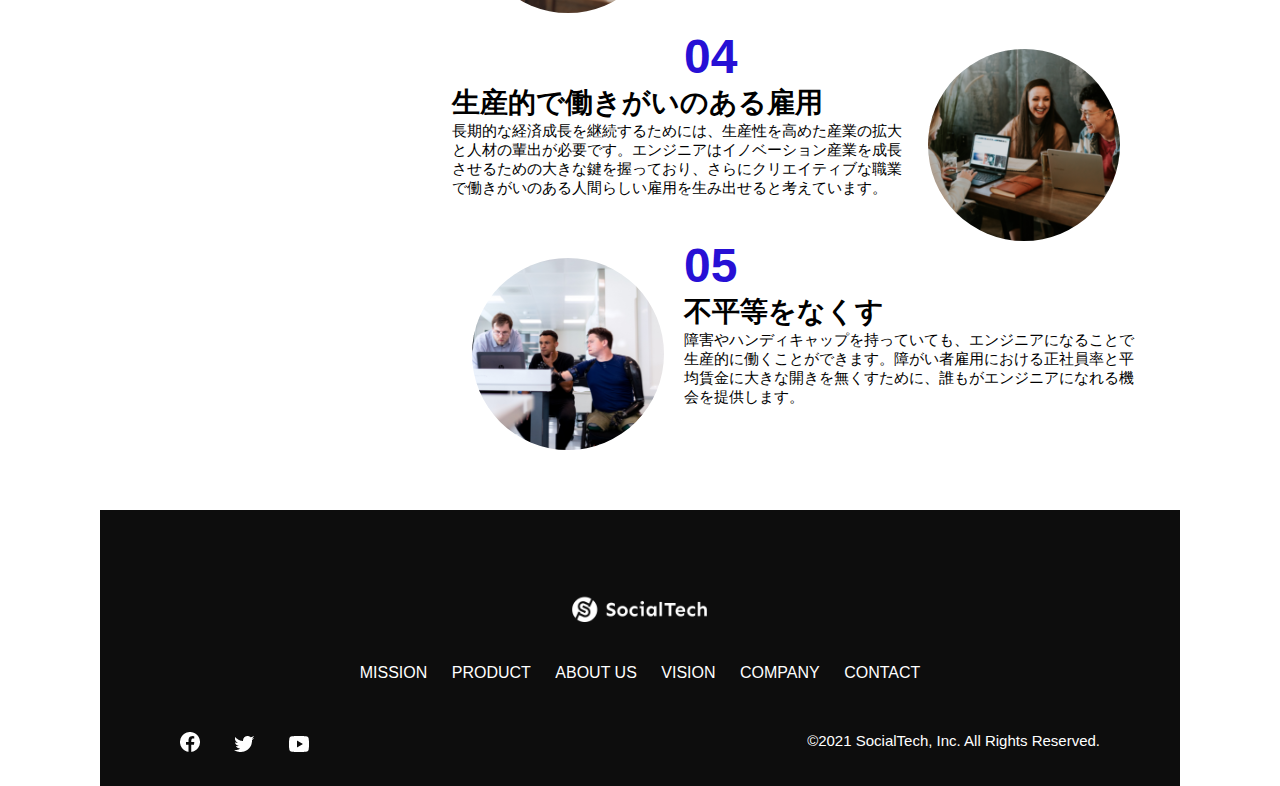
<file: misson.html>
<!DOCTYPE html>
<html>
  <head>
    <title>SocialTech - MISSION ミッション</title>
    <meta charset="utf-8">
    <meta name="description" content="SocialTechが目指す5つの目標（S2DGs）を紹介します。">
    <meta name="viewport" content="width=device-width, initial-scale=1.0">
    <link rel="stylesheet" href="style.css">
  </head>

  <body>
    <!-- ヘッダー -->
    <header>
      <!-- ロゴ -->
      <a href="index.html" id="logo">
        <img src="images/logo.png" alt="トップページに戻る">
      </a>

      <!-- PC用ナビゲーション -->
      <nav id="nav-pc">
        <ul>
          <li><a href="mission.html">MISSION</a></li>
          <li><a href="product.html">PRODUCT</a></li>
          <li><a href="index.html#aboutus">ABOUT US</a></li>
          <li><a href="index.html#vision">VISION</a></li>
          <li><a href="index.html#company">COMPANY</a></li>
          <li><a href="index.html#contact">CONTACT</a></li>
        </ul>
      </nav>

      <!-- スマホ用メニューボタン -->
      <button id="menu-sp" onclick="document.getElementById('nav-sp').style.display = 'block'">
        <img src="images/button-menu.png" alt="ナビゲーションを開く">
      </button>

      <!-- スマホ用ナビゲーション -->
      <div id="nav-sp">
        <button id="close" onclick="document.getElementById('nav-sp').style.display = 'none'">
          <img src="images/button-close.png" alt="ナビゲーションを閉じる">
        </button>

        <nav>
          <ul>
            <li>
              <a id="logo-sp" href="index.html" onclick="document.getElementById('nav-sp').style.display = 'none'"><img src="images/logo-sp.png" alt="トップページに戻る"></a>
            </li>
            <li><a class="menu" href="mission.html" onclick="document.getElementById('nav-sp').style.display = 'none'">MISSION</a></li>
            <li><a class="menu" href="product.html" onclick="document.getElementById('nav-sp').style.display = 'none'">PRODUCT</a></li>
            <li><a class="menu" href="index.html#aboutus" onclick="document.getElementById('nav-sp').style.display = 'none'">ABOUT US</a></li>
            <li><a class="menu" href="index.html#vision" onclick="document.getElementById('nav-sp').style.display = 'none'">VISION</a></li>
            <li><a class="menu" href="index.html#company" onclick="document.getElementById('nav-sp').style.display = 'none'">COMPANY</a></li>
            <li><a class="menu" href="index.html#contact" onclick="document.getElementById('nav-sp').style.display = 'none'">CONTACT</a></li>
          </ul>
        </nav>
        <div id="sns">
          <a href="https://www.facebook.com/sejuku2013">
            <img src="images/button-facebook.png" alt="Facebookのリンク">
          </a>
          <a href="https://twitter.com/samuraijuku">
            <img src="images/button-twitter.png" alt="Twitterのリンク">
          </a>
          <a href="https://www.youtube.com/channel/UCCFOQO5aDK0xXam4cUQXT8g">
            <img src="images/button-youtube.png" alt="YouTubeのリンク">
          </a>
        </div>
      </div>
    </header>

    <main>
      <article>
        <section id="mission-main">
            <div class="mission-main-inner">
                <div id="mission-title">
                    <h1>MISSON<br><span>ミッション</span></h1>
                    <p>TOP ＞ MISSON</p>
                </div>
            </div>
        </section>

        <section id="mission-s2dgs">
            <h2 class="mission-h2">S2DGsの実現</h2>
            <p>国連の掲げる大中小169個の目標「SDGs」のうち、以下の五つの大目標の実現ミッションとします。</p>
            <img src="images/mission/mission-s2dgs.png" alt="S2DGs">
        </section>

        <section id="mission-five-goals">
            <div class="five-goals-image">
                <img src="images/mission/mission-5goals.png" alt="5Goals">
            </div>

            <div class="five-goals-read">
                <div>
                 <img class="fivegoals-image-left" src="images/mission/mission-5goals01.png" alt="PCを操作する女の子">
                 <span class="fivegoals-number">01</span>
                 <h3 class="fivegoals-h3">貧困をなくそう</h3>
                 <p class="fivegoals-p">平均年収の高いエンジニアになることを支援し、相対的貧困を抜け出す社会人を増やしていきます。さらに、技能取得や職業訓練の機会を得られない貧困家庭の子供にもIT教育を提供し「貧困の連鎖」を食い止めることを目指します。</p>
               </div>
               <div>
                 <img class="fivegoals-image-right" src="images/mission/mission-5goals02.png" alt="PCを見つめる小さい女の子">
                 <span class="fivegoals-number">02</span>
                 <h3 class="fivegoals-h3">質の高い教育をみんなに</h3>
                 <p class="fivegoals-p">手頃な価格で質の高い技術・職業教育の提供を行い、誰もがエンジニアになれるための教育プラットフォームを目指します。子供向けSTEAM教育を提供し、グローバル社会やAI時代に適応して世界で通用する価値の高い人材を育成します。</p>
               </div>
               <div>
                 <img class="fivegoals-image-left" src="images/mission/mission-5goals03.png" alt="PCを操作する女性">
   
                 <span class="fivegoals-number">03</span>
                 <h3 class="fivegoals-h3">ジェンダー平等の実現</h3>
                 <p class="fivegoals-p">女性エンジニアを輩出することは、ジェンダーギャップ指数の経済、教育分野に影響を与えると考えています。女性エンジニアを増やすことで、ライフイベントが多い女性の社会進出を促す機会の創出やシングルマザーの貧困解消をし、男女格差の無い、健全な社会を目指します。</p>
               </div>
               <div>
                 <img class="fivegoals-image-right" src="images/mission/mission-5goals04.png" alt="笑顔で話し合う3人の男女">
                 <span class="fivegoals-number">04</span>
                 <h3 class="fivegoals-h3">生産的で働きがいのある雇用</h3>
                 <p class="fivegoals-p">長期的な経済成長を継続するためには、生産性を高めた産業の拡大と人材の輩出が必要です。エンジニアはイノベーション産業を成長させるための大きな鍵を握っており、さらにクリエイティブな職業で働きがいのある人間らしい雇用を生み出せると考えています。</p>
               </div>
               <div>
                 <img class="fivegoals-image-left" src="images/mission/mission-5goals05.png" alt="障害を持つ男性が生き生きと働く様子">
                 <span class="fivegoals-number">05</span>
                 <h3 class="fivegoals-h3">不平等をなくす</h3>
                 <p class="fivegoals-p">障害やハンディキャップを持っていても、エンジニアになることで生産的に働くことができます。障がい者雇用における正社員率と平均賃金に大きな開きを無くすために、誰もがエンジニアになれる機会を提供します。</p>
               </div>
            </div>
          </section>
        </article>
    </main>

    <footer>
      <div id="footer-logo">
        <img src="images/logo-sp.png" alt="SocialTech">
      </div>
      <div id="footer-link">
        <a href="mission.html">MISSION</a>
        <a href="product.html">PRODUCT</a>
        <a href="index.html#aboutus">ABOUT US</a>
        <a href="index.html#vision">VISION</a>
        <a href="index.html#company">COMPANY</a>
        <a href="index.html#contact">CONTACT</a>
      </div>
      <div id="sns-footer">
        <div class="sns-btns">
          <a href="https://www.facebook.com/sejuku2013"><img src="images/button-facebook.png" alt="Facebookのリンク"></a>
          <a href="https://twitter.com/samuraijuku"><img src="images/button-twitter.png" alt="Twitterのリンク"></a>
          <a href="https://www.youtube.com/channel/UCCFOQO5aDK0xXam4cUQXT8g"><img src="images/button-youtube.png" alt="YouTubeのリンク"></a>
        </div>
        <p id="copyright">&copy;2021 SocialTech, Inc. All Rights Reserved.</p>
      </div>
    </footer>

  </body>
</html>
</file>
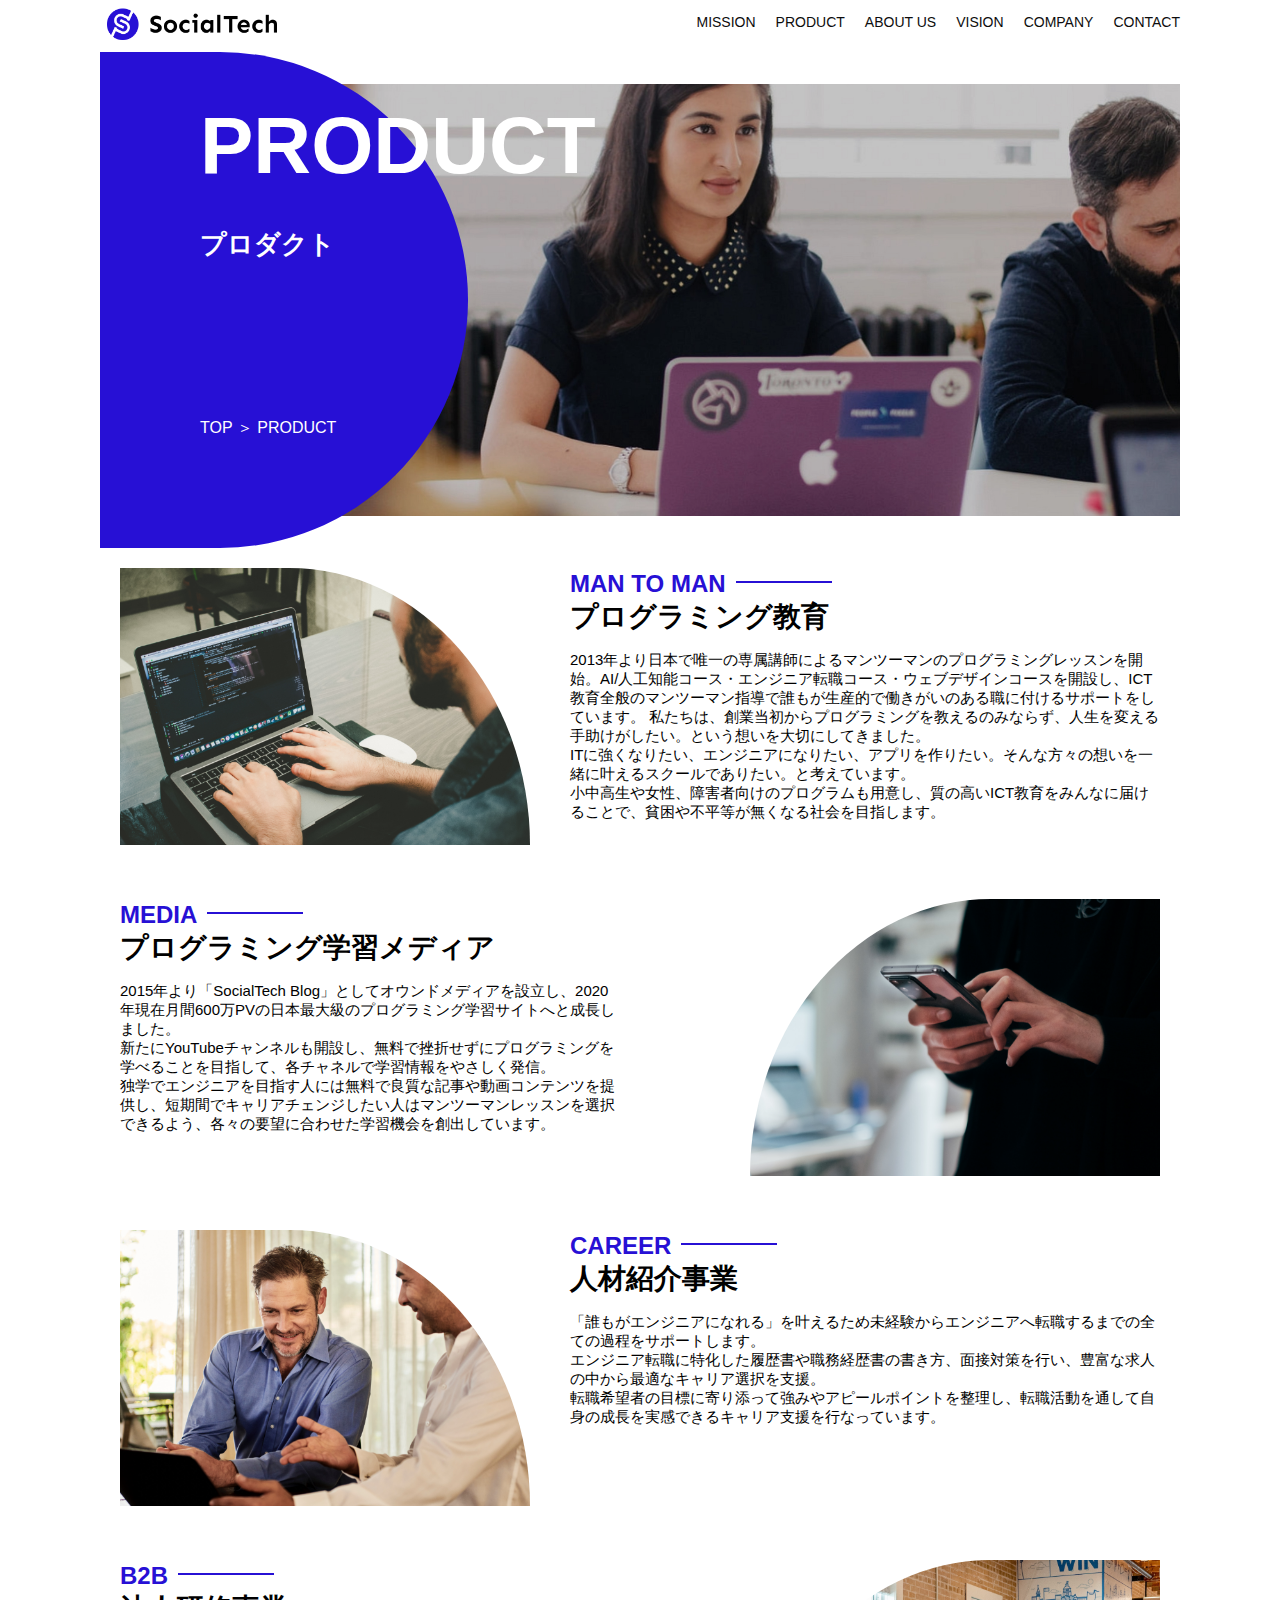
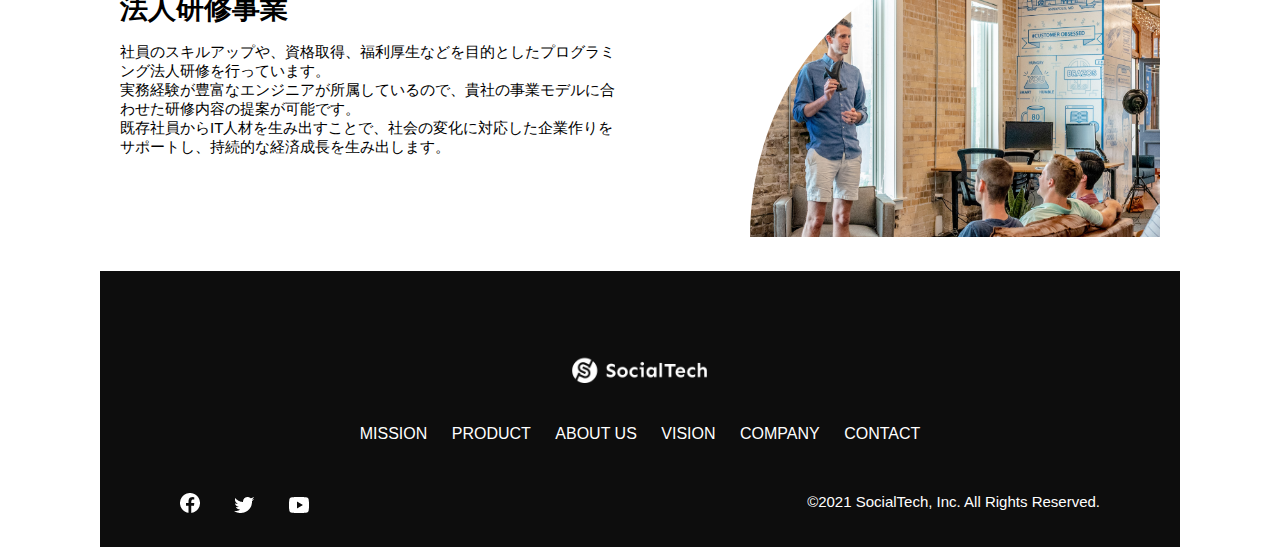
<file: product.html>
<!DOCTYPE html>
<html>
  <head>
    <title>SocialTech -PRODUCT プロダクト-</title>
    <meta charset="utf-8">
    <meta name="description" content="SocialTechの4つのプロダクトを紹介します">
    <meta name="viewport" content="width=device-width, initial-scale=1.0">
    <link rel="stylesheet" href="style.css">
  </head>

  <body>
    <!-- ヘッダー -->
    <header>
      <!-- ロゴ -->
      <a href="index.html" id="logo">
        <img src="images/logo.png" alt="トップページに戻る">
      </a>

      <!-- PC用ナビゲーション -->
      <nav id="nav-pc">
        <ul>
          <li><a href="mission.html">MISSION</a></li>
          <li><a href="product.html">PRODUCT</a></li>
          <li><a href="index.html#aboutus">ABOUT US</a></li>
          <li><a href="index.html#vision">VISION</a></li>
          <li><a href="index.html#company">COMPANY</a></li>
          <li><a href="index.html#contact">CONTACT</a></li>
        </ul>
      </nav>

      <!-- スマホ用メニューボタン -->
      <button id="menu-sp" onclick="document.getElementById('nav-sp').style.display = 'block'">
        <img src="images/button-menu.png" alt="ナビゲーションを開く">
      </button>

      <!-- スマホ用ナビゲーション -->
      <div id="nav-sp">
        <button id="close" onclick="document.getElementById('nav-sp').style.display = 'none'">
          <img src="images/button-close.png" alt="ナビゲーションを閉じる">
        </button>

        <nav>
          <ul>
            <li>
              <a id="logo-sp" href="index.html" onclick="document.getElementById('nav-sp').style.display = 'none'"><img src="images/logo-sp.png" alt="トップページに戻る"></a>
            </li>
            <li><a class="menu" href="mission.html" onclick="document.getElementById('nav-sp').style.display = 'none'">MISSION</a></li>
            <li><a class="menu" href="product.html" onclick="document.getElementById('nav-sp').style.display = 'none'">PRODUCT</a></li>
            <li><a class="menu" href="index.html#aboutus" onclick="document.getElementById('nav-sp').style.display = 'none'">ABOUT US</a></li>
            <li><a class="menu" href="index.html#vision" onclick="document.getElementById('nav-sp').style.display = 'none'">VISION</a></li>
            <li><a class="menu" href="index.html#company" onclick="document.getElementById('nav-sp').style.display = 'none'">COMPANY</a></li>
            <li><a class="menu" href="index.html#contact" onclick="document.getElementById('nav-sp').style.display = 'none'">CONTACT</a></li>
          </ul>
        </nav>
        <div id="sns">
          <a href="https://www.facebook.com/sejuku2013">
            <img src="images/button-facebook.png" alt="Facebookのリンク">
          </a>
          <a href="https://twitter.com/samuraijuku">
            <img src="images/button-twitter.png" alt="Twitterのリンク">
          </a>
          <a href="https://www.youtube.com/channel/UCCFOQO5aDK0xXam4cUQXT8g">
            <img src="images/button-youtube.png" alt="YouTubeのリンク">
          </a>
        </div>
      </div>
    </header>

    <main>
      <article>
        <section id="product-main">
          <div class="product-main-inner">
            <div id="product-title">
              <h1>PRODUCT<br><span>プロダクト</span></h1>
              <p>TOP ＞ PRODUCT</p>
            </div>
          </div>
        </section>

        <section class="product-section product-section-left">
          <div class="product-section-img">
            <img src="images/product/product-mantoman.png" alt="PCでコードを書く男性">
          </div>
          <div class="product-read">
            <h2 class="product-h2">MAN TO MAN</h2>
            <h3 class="product-h3">プログラミング教育</h3>
            <p>
              2013年より日本で唯一の専属講師によるマンツーマンのプログラミングレッスンを開始。AI/人工知能コース・エンジニア転職コース・ウェブデザインコースを開設し、ICT教育全般のマンツーマン指導で誰もが生産的で働きがいのある職に付けるサポートをしています。 私たちは、創業当初からプログラミングを教えるのみならず、人生を変える手助けがしたい。という想いを大切にしてきました。<br>ITに強くなりたい、エンジニアになりたい、アプリを作りたい。そんな方々の想いを一緒に叶えるスクールでありたい。と考えています。<br>小中高生や女性、障害者向けのプログラムも用意し、質の高いICT教育をみんなに届けることで、貧困や不平等が無くなる社会を目指します。
            </p>
          </div>
        </section>

        <section class="product-section product-section-right">
          <div class="product-read">
            <h2 class="product-h2">MEDIA</h2>
            <h3 class="product-h3">プログラミング学習メディア</h3>
            <p>2015年より「SocialTech Blog」としてオウンドメディアを設立し、2020年現在月間600万PVの日本最大級のプログラミング学習サイトへと成長しました。<br>新たにYouTubeチャンネルも開設し、無料で挫折せずにプログラミングを学べることを目指して、各チャネルで学習情報をやさしく発信。<br>独学でエンジニアを目指す人には無料で良質な記事や動画コンテンツを提供し、短期間でキャリアチェンジしたい人はマンツーマンレッスンを選択できるよう、各々の要望に合わせた学習機会を創出しています。</p>
          </div>
          <div class="product-section-img">
            <img src="images/product/product-media.png" alt="スマートフォンを操作する人">
          </div>
        </section>

        <section class="product-section product-section-left">
          <div class="product-section-img">
            <img src="images/product/product-career.png" alt="笑顔で話し合う2人の男性">
          </div>
          <div class="product-read">
            <h2 class="product-h2">CAREER</h2>
            <h3 class="product-h3">人材紹介事業</h3>
            <p>「誰もがエンジニアになれる」を叶えるため未経験からエンジニアへ転職するまでの全ての過程をサポートします。<br>エンジニア転職に特化した履歴書や職務経歴書の書き方、面接対策を行い、豊富な求人の中から最適なキャリア選択を支援。<br>転職希望者の目標に寄り添って強みやアピールポイントを整理し、転職活動を通して自身の成長を実感できるキャリア支援を行なっています。<br></p>
          </div>
        </section>

        <section class="product-section product-section-right">
          <div class="product-read">
            <h2 class="product-h2">B2B</h2>
            <h3 class="product-h3">法人研修事業</h3>
            <p>社員のスキルアップや、資格取得、福利厚生などを目的としたプログラミング法人研修を行っています。<br>実務経験が豊富なエンジニアが所属しているので、貴社の事業モデルに合わせた研修内容の提案が可能です。<br>既存社員からIT人材を生み出すことで、社会の変化に対応した企業作りをサポートし、持続的な経済成長を生み出します。</p>
          </div>
          <div class="product-section-img">
            <img src="images/product/product-b2b.png" alt="講演中の男性とそれを聴く人々">
          </div>
        </section>
      </article>
    </main>

    <footer>
      <div id="footer-logo">
        <img src="images/logo-sp.png" alt="SocialTech">
      </div>
      <div id="footer-link">
        <a href="mission.html">MISSION</a>
        <a href="product.html">PRODUCT</a>
        <a href="index.html#aboutus">ABOUT US</a>
        <a href="index.html#vision">VISION</a>
        <a href="index.html#company">COMPANY</a>
        <a href="index.html#contact">CONTACT</a>
      </div>
      <div id="sns-footer">
        <div class="sns-btns">
          <a href="https://www.facebook.com/sejuku2013"><img src="images/button-facebook.png" alt="Facebookのリンク"></a>
          <a href="https://twitter.com/samuraijuku"><img src="images/button-twitter.png" alt="Twitterのリンク"></a>
          <a href="https://www.youtube.com/channel/UCCFOQO5aDK0xXam4cUQXT8g"><img src="images/button-youtube.png" alt="YouTubeのリンク"></a>
        </div>
        <p id="copyright">&copy;2021 SocialTech, Inc. All Rights Reserved.</p>
      </div>
    </footer>
    
  </body>
</html>
</file>
<file: style.css>
* {
    box-sizing: border-box;
  }
  
  p {
    font-size: 15px;
  }
  
  body {
    max-width: 1080px;
    margin: 0 auto 0 auto;
    font-family: "Source Sans Pro", "Hiragino Kaku Gothic ProN", Meiryo, Arial, sans-serif;
  }
    
  /* ヘッダー */
  header {
    display: flex;
    justify-content: space-between;
  }
  
  /* ナビゲーションのレイアウト */
  #nav-pc {
    font-size: 14px;
  }
  
  #nav-pc ul {
    display: flex;
    padding-left: 0;
  }
  
  #nav-pc li {
    list-style: none;
  }
  
  /* ナビゲーションのリンクの装飾設定 */
  #nav-pc a {
    text-decoration: none;
    margin-left: 20px;
    color: #0d0d0d;
  }
  
  #nav-pc a:hover {
    text-decoration: underline;
  }
  
  /* スマホ用ナビを非表示 */
  #nav-sp,
  #menu-sp {
    display: none;
  }
  
  /* メインビジュアル*/
  #main-visual {
    position: relative;
    height: 400px;
  }
  
  #main-message {
    position: absolute;
    top: 0;
    left: 0;
    background-color: #2710d5;
    color: #ffffff;
    border-radius: 0 0 476px 0;
    max-width: 620px;
    height: 100%;
    width: 100%;
    z-index: 11;
  }
  
  #main-message h1 {
    font-size: 60px;
    margin: 100px 0 0 50px;
  }
  
  #main-message > p {
    font-size: 28px;
    margin: 0 0 0 50px;
  }
  
  #main-visual > img {
    max-width: 620px;
    border-radius: 476px 0 0 0;
    position: absolute;
    top: 0;
    right: 0;
    z-index: 10;
  }
  
  /*見出し*/
  h2 {
    margin: 40px 0 0 0;
  }
  
  h2::after {
    content: url("images/line.png");
    margin-left: 10px;
  }
  
  h3 {
    font-size: 27px;
  }
  
  /* ミッション */
  #mission {
    margin: 80px auto 80px auto;
  }
  
  #mission-flex {
    display: flex;
  }
  
  #mission-flex > div {
    width: 50%;
    margin: 20px;
  }
  
  #mission-photo {
    width: 100%;
  }
  
  #s2dgs {
    margin-top: 50px;
    width: 100%;
  }
  
  /* プロダクト */
  #product {
    background-color: #fafafa;
    margin: 80px 0 80px 0;
    padding: 10px 40px 0px 40px;
  }
  
  /* 外枠 */
  #product .product-flex {
    margin-top: 40px;
    display: flex;
  }
  
  /* 左のカラム */
  #product-left {
    width: 50%;
    margin-right: 20px;
  }
  
  /* 右のカラム */
  #product-right {
    width: 50%;
    margin-left: 20px;
    margin-top: 80px;
  }
  
  /* 写真＋説明の枠 */
  #product-left > div {
    position: relative;
    height: 480px;
    margin-right: 20px;
  }
  
  #product-right > div {
    position: relative;
    height: 480px;
    margin-left: 20px;
  }
  
  /* 写真*/
  .product-photo {
    width: 100%;
  }
  
  /* 説明文の枠 */
  .product-explain {
    background-color: #ffffff;
    position: absolute;
    left: 0;
    bottom: 50px;
    margin: 0 40px 0 40px;
    padding: 20px;
    box-shadow: 5px 5px 10px rgba(0, 0, 0, 0.05);
  }
  
  /* 説明文の英語 */
  .product-explain > span {
    color: #2710d5;
    font-weight: bold;
    font-size: 16px;
    margin: 0px;
  }
  
  /* 説明文の見出し */
  .product-explain > h3 {
    margin: 5px 0 5px 0;
  }
  
  /* 説明文 */
  .product-explain > p {
    font-size: 14px;
    margin: 0;
  }
  
  /* もっと見るボタン */
  #product-more {
    text-align: center;
  }
  
  #product-more a {
    position: relative;
    bottom: -42px;
  }
  
  /* ABOUT US */
  #aboutus {
    margin: 80px auto 80px auto;
  }
  
  /* ３つの組織文化と写真を入れる枠 */
  #aboutus > div {
    display: flex;
  }
  
  /* 写真 */
  .culture-img {
    width: 50%;
    align-self: flex-start;
  }
  
  .culture-img2 {
    margin-top: 50px;
    width: 100%;
  }
  
  /* 3つの組織文化の表 */
  .culture-table {
    margin-right: 50px;
  }
  
  /* 番号 */
  .culture-num {
    font-size: 80px;
    color: #2710d5;
    padding: 0 20px 0 0;
  }
  
  /* 見出し */
  .culture-table th {
    text-align: left;
    font-size: 28px;
    font-weight: bold;
  }
  
  /* 組織文化英語 */
  .culture-en {
    color: #2710d5;
    font-size: 24px;
  }
  
  /* 説明文 */
  .culture-description {
    margin: 0;
  }
  
  /* ビジョン */
  #vision {
    margin: 80px auto 80px auto;
  }
  
  /* セクション内の外枠*/
  #vision > div {
    display: flex;
    justify-content: space-between;
    flex-wrap: wrap;
  }
  
  /*7つの行動指針の枠*/
  .vision-box {
    width: 300px;
    height: 300px;
    margin-bottom: 30px;
    position: relative;
  }
  
  .vision-box > img {
    width: 100%;
    position: relative;
    z-index: 30;
  }
  
  .vision-box > div {
    position: absolute;
    top: 0;
    left: 0;
    z-index: 31;
    margin-right: 20px;
  }
  
  .vision-box > div > h4 {
    color: #2710d5;
    font-size: 19px;
    margin: 80px 0 0 0;
  }
  
  .vision-box > div > h4::first-letter {
    font-size: 40px;
  }
  
  .vision-box > div > h5 {
    font-size: 20px;
    margin: 0 0 0 0;
  }
  
  .vision-box > div > p {
    margin: 10px 0 0 0;
  }
  
  /*会社概要*/
  #company {
    margin: 80px auto 80px auto;
  }
  
  #company-table {
    width: 100%;
  }
  
  .tableheader {
    text-align: left;
    padding: 20px;
    border-bottom-color: #2710d5;
    border-bottom-width: 1px;
    border-bottom-style: solid;
    width: 100px;
  }
  
  .tableheader-first {
    border-top-color: #2710d5;
    border-top-width: 1px;
    border-top-style: solid;
  }
  
  .cell {
    padding: 30px;
    border-bottom-color: #ececec;
    border-bottom-width: 1px;
    border-bottom-style: solid;
  }
  
  .cell-first {
    border-top-color: #ececec;
    border-top-width: 1px;
    border-top-style: solid;
  }
  
  #company > iframe {
    width: 100%;
    height: 368px;
    margin-top: 40px;
  }
  
  /* お問い合わせ */
  #contact {
    margin: 80px auto 80px auto;
  }
  
  /* 外枠 */
  #contact > form > div {
    display: flex;
    flex-direction: row;
    flex-wrap: wrap;
    padding-bottom: 30px;
  }
  
  /* 左列　見出し */
  .contact-heading {
    width: 240px;
    align-self: center;
  }
  
  /* 見出しのラベル */
  .contact-label {
    font-weight: bold;
  }
  
  /* 必須 */
  .contact-span {
    color: #ce2222;
    margin: 0 0 0 20px;
    font-weight: bold;
  }
  
  /* テキストボックス */
  .contact-textbox {
    border-top: 0px;
    border-left: 0px;
    border-right: 0px;
    border-bottom-width: 1px;
    border-bottom-color: #707070;
    border-style: solid;
    background-color: #fafafa;
    height: 56px;
    width: 400px;
  }
  
  /* お問い合わせ内容のテキストエリア */
  .contact-textarea {
    border-top: 0px;
    border-left: 0px;
    border-right: 0px;
    border-bottom-width: 1px;
    border-bottom-color: #707070;
    background-color: #fafafa;
    width: 400px;
    height: 200px;
  }
  
  /* 個人情報の取り扱い */
  #contact dt {
    font-weight: bold;
  }
  
  #contact dd {
    margin: 0 0 16px 0;
  }
  
  #contact dd p {
    margin: 0;
  }
  
  #contact dd ul {
    padding-left: 0;
  }
  
  #contact dd li {
    margin-bottom: 0;
    list-style: none;
  }
  
  /* フッター */
  footer {
    background-color: #0d0d0d;
    text-align: center;
    padding: 80px 80px 30px 80px;
  }
  
  #footer-logo {
    margin-bottom: 30px;
  }
  
  #footer-link {
    margin-bottom: 50px;
  }
  
  #footer-link > a {
    text-decoration: none;
    margin: 10px;
    color: #ffffff;
  }
  
  #footer-link > a:hover {
    text-decoration: underline;
  }
  
  #sns-footer {
    display: flex;
    justify-content: space-between;
    text-align: left;
  }
  
  #sns-footer a {
    margin-right: 30px;
  }
  
  #copyright {
    color: #ffffff;
    margin: 0;
  }
  
  /* mission.html用スタイル */
  /* ミッションのメインビジュアル */
  .mission-main-inner {
    background-image: url("images/mission/mission-main.png");
    background-repeat: no-repeat;
    background-position-y: center;
  }
  
  #mission-title {
    background-color: #2710d5;
    width: 368px;
    color: #ffffff;
    height: 496px;
    border-radius: 0 248px 248px 0;
    position: relative;
  }
  
  #mission-title h1 {
    position: absolute;
    top: 0;
    left: 100px;
    font-size: 80px;
    line-height: 1;
  }
  
  #mission-title h1 span {
    font-size: 26px;
  }
  
  #mission-title > p {
    position: absolute;
    top: 350px;
    left: 100px;
    font-size: 16px;
  }
  
  /* ミッションページ　S2DGSの設定 */
  #mission-s2dgs {
    padding: 20px;
  }
  
  .mission-h2 {
    color: #2710d5;
    font-size: 40px;
  }
  
  .mission-h2::after {
    content: none;
  }
  
  /* ミッションページ　5つのゴールの設定 */
  #mission-five-goals {
    padding: 20px;
    display: flex;
  }
  
  #mission-five-goals .five-goals-image {
    width: 30%;
    padding: 20px;
  }
  
  #mission-five-goals .five-goals-image img {
    width: 100%;
  }
  
  #mission-five-goals .five-goals-read {
    width: 70%;
    padding: 20px;
  }
  
  #mission-five-goals .five-goals-read > div {
    margin-bottom: 40px;
  }
  
  .fivegoals-image-right {
    float: right;
    margin: 20px;
  }
  
  .fivegoals-image-left {
    float: left;
    margin: 20px;
  }
  
  .fivegoals-number {
    color: #2710d5;
    font-size: 48px;
    font-weight: bold;
    margin: 0;
  }
  
  .fivegoals-h3 {
    font-size: 28px;
    margin: 0;
  }
  
  .fivegoals-p {
    margin: 0;
  }
  
  /* プロダクトページ */
  .product-main-inner {
    background-image: url("images/product/product-main.png");
    background-repeat: no-repeat;
    background-position-y: center;
  }
  
  #product-title {
    background-color: #2710d5;
    width: 368px;
    color: #ffffff;
    height: 496px;
    border-radius: 0 248px 248px 0;
    position: relative;
  }
  
  #product-title h1 {
    position: absolute;
    top: 0;
    left: 100px;
    font-size: 80px;
    line-height: 1;
  }
  
  #product-title h1 span {
    font-size: 26px;
  }
  
  #product-title > p {
    position: absolute;
    top: 350px;
    left: 100px;
    font-size: 16px;
  }
  
  /* セクション */
  .product-section {
    display: flex;
    padding: 20px 20px 0;
  }
  
  .product-section .product-section-img {
    width: 450px;
  }
  
  /* 右が画像のセクション*/
  .product-section-left .product-section-img img {
    width: 100%;
    padding: 0 40px 30px 0;
    border-radius: 0 432px 0 0;
  }
  
  .product-section-left .product-read {
    width: 50%;
    flex-grow: 1;
  }
  
  .product-section-left .product-read p {
    margin-bottom: 0;
  }
  
  /* 右が画像のセクション*/
  .product-section-right {
    justify-content: space-between;
  }
  
  .product-section-right .product-section-img img {
    width: 100%;
    padding: 0 0 30px 40px;
    border-radius: 432px 0 0 0;
  }
  
  .product-section-right .product-read {
    width: 500px;
  }
  
  .product-h2 {
    color: #2710d5;
    font-size: 24px;
    margin: 0;
  }
  
  .product-h3 {
    font-size: 28px;
    margin: 0;
  }
  
  /*====================
   スマートフォン用のスタイル
  =====================*/
  @media screen and (max-width: 767px) {
    /* PC用ナビゲーション非表示 */
    #nav-pc {
      display: none;
    }
  
    /* ハンバーガーメニュー */
    #menu-sp {
      display: block;
      background-color: transparent;
      float: right;
      padding: 0;
      border: none;
    }
  
    /* スマホ用ナビゲーションの表示切替*/
    /* 初期状態、レイアウトと非表示設定 */
    #nav-sp {
      background-color: #2710d5;
      position: fixed;
      left: 0;
      top: 0;
      height: 100%;
      width: 100%;
      display: none;
      z-index: 100;
    }
  
    /* ×ボタン */
    #close {
      position: absolute;
      top: 20px;
      right: 20px;
      background-color: transparent;
      border: none;
    }
  
    #nav-sp nav ul {
      padding-left: 0;
    }
  
    #nav-sp nav li {
      list-style: none;
    }
  
    /* ナビゲーションメニュー用ロゴ */
    #logo-sp {
      margin: 80px 0 30px 20px;
    }
  
    /* ナビゲーションのリンクの装飾設定 */
    #nav-sp nav a {
      display: block;
      color: #ffffff;
    }
  
    #nav-sp nav a:hover {
      text-decoration: underline;
    }
  
    #nav-sp .menu {
      text-decoration: none;
      margin: 0 20px 0 20px;
      height: 44px;
      font-size: 16px;
      background-image: url("images/arrow.png");
      background-repeat: no-repeat;
      background-position: right top;
    }
  
    #sns {
      position: absolute;
      bottom: 20px;
      left: 20px;
    }
  
    #sns > a {
      margin-right: 30px;
    }
  
    /* メインビジュアル */
    #main-visual {
      position: relative;
      height: 470px;
    }
  
    #main-visual > div {
      text-align: center;
      height: 280px;
    }
  
    #main-visual h1 {
      font-size: 28px;
      margin: 90px 0 0 0;
    }
  
    #main-visual > div > p {
      margin: 0;
      font-size: 15px;
    }
  
    #main-visual > img {
      width: 100%;
      border-radius: 476px 0 0 0;
      top: auto;
      bottom: 0;
    }
  
    /*見出し*/
    h2 {
      margin: 15px 0 15px 0;
    }
    
    h3 {
      font-size: 24px;
      margin: 10px 0 0 0;
    }
  
    /* ミッション */
    #mission {
      margin: 20px 0 20px 0;
      padding: 0 20px 0 20px;
    }
  
    #mission-flex {
      flex-direction: column;
    }
  
    #mission-flex > div {
    width: 100%;
    margin: 0;
  }
  
    /* プロダクト */
    #product {
      margin: 0;
      padding: 10px 20px 0 20px;
    }
  
    /* 外枠 */
    #product .product-flex {
      flex-direction: column;
      margin-top: 0;
    }
  
    /* 左右のカラム　スマホでは縦並び */
    #product-left,
    #product-right {
      width: 100%;;
      margin: 0;
    }
  
    /* 写真＋説明の枠 */
    #product-left > div,
    #product-right > div {
      height: auto;
      margin: 0;
    }
  
    /* 説明文の枠 */
    .product-explain {
      position: relative;
      margin: 0;
    }
  
    .product-explain > h3 {
      margin: 10px 0 10px 0;
      font-size: 24px;
    }
  
    /* もっと見るボタン */
    #product-more {
      text-align: left;
    }
  
    /* ABOUT US */
    #aboutus {
      margin: 80px 20px 80px 20px;
    }
  
    #aboutus > div {
      flex-direction: column;
    }
  
    .culture-table th {
      font-size: 16px;
    }
  
    .culture-table {
      margin-right: 0;
      padding-right: 20px;
      order: 2;
    }
  
    .culture-img {
      width: 100%;
      order: 1;
    }
  
    .culture-img2 {
      margin-top: 0;
    }
  
    .culture-num {
      padding: 0;
    }
  
    .culture-description {
      margin: 0;
    }
  
    /* ビジョン */
    #vision {
      margin: 80px 20px 80px 20px;
    }
  
    .vision-box > img {
      position: absolute;
      top: 0;
      left: 0;
    }
  
    .vision-box > div > h4 {
      margin: 60px 0 0 0;
    }
  
    /*会社概要*/
    #company {
      margin: 0 20px 0 20px;
    }
  
    #company > h3 {
      margin-bottom: 20px;
    }
  
    .tableheader {
      width: 50px;
    }
  
    .cell {
      padding: 20px;
    }
  
    #company > iframe {
      height: 240px;
    }
  
    /* お問い合わせ */
    #contact {
      margin: 80px 20px 80px 20px;
    }
  
    #contact > h3 {
      margin-bottom: 20px;
    }
  
    #contact > form > div {
      flex-direction: column;
      margin-bottom: 20px;
    }
  
    .contact-heading {
      align-self: auto;
      margin-bottom: 20px;
    }
  
    .contact-textbox {
      min-width: 300px;
      width: 100%;
    }
  
    .contact-textarea {
      height: 150px;
      width: 100%;
    }
  
    .radiobutton {
      margin-bottom: 20px;
    }
  
    /* フッター */
    footer {
      padding: 30px 20px 50px 20px;
      text-align: left;
    }
  
    #footer-link > a {
      margin: 0 20px 30px 0;
      display: block;
      background-image: url("images/arrow.png");
      background-repeat: no-repeat;
      background-position: right top;
    }
  
    #footer-link > a:hover {
      text-decoration: underline;
    }
  
    #sns-footer {
      flex-direction: column;
      justify-content: flex-start;
    }
  
    #copyright {
      font-size: 12px;
      margin-top: 30px;
    }
  
    /* mission.html用スタイル */
    /* ミッションのメインビジュアル */
    #mission-main {
      height: 256px;
      margin-top: 4%;
      position: relative;
    }
  
    .mission-main-inner {
      height: 80%;
      background-size: cover;
    }
  
    #mission-title {
      width: 136px;
      height: 256px;
      position: absolute;
      top: -10%;
    }
  
    #mission-title h1 {
      left: 20px;
      font-size: 40px;
    }
  
    #mission-title h1 span {
      font-size: 18px;
    }
  
    #mission-title > p {
      top: 180px;
      left: 20px;
      font-size: 13px;
    }
  
    /* ミッションページ　S2DGSの設定 */
    .mission-h2 {
      font-size: 38px;
      margin: 0px;
    }
  
    .mission-h2::after {
      content: none;
    }
  
    #mission-s2dgs > img {
      width: 100%;
    }
  
    /* ミッションページ　5つのゴールの設定 */
    #mission-five-goals {
      flex-direction: column;
    }
  
    #mission-five-goals > div {
      padding: 0;
    }
  
    #mission-five-goals .five-goals-image,
    #mission-five-goals .five-goals-read {
      width: 100%;
      padding: 0;
    }
  
    #mission-five-goals .five-goals-read > div {
      display: flex;
      flex-direction: column;
    }
  
    .fivegoals-image-right,
    .fivegoals-image-left {
      align-self: center;
    }
  
    /* プロダクトページ */
    #product-main {
      height: 256px;
      margin-top: 4%;
      position: relative;
    }
  
    .product-main-inner {
      height: 80%;
      background-size: cover;
    }
  
    #product-title {
      width: 136px;
      height: 256px;
      position: absolute;
      top: -10%;
    }
    
    #product-title h1 {
      left: 20px;
      font-size: 40px;
    }
  
    #product-title h1 span {
      font-size: 18px;
    }
  
    #product-title > p {
      top: 180px;
      left: 20px;
      font-size: 13px;
    }
  
    /* セクション */
    .product-section {
      flex-direction: column;
    }
  
    .product-section .product-section-img {
      width: 100%;
    }
    
    .product-section .product-section-img img {
      width: 100%;
      padding: 0;
    }
  
    /* 右が画像のセクション*/
    .product-section-left .product-section-img img {
      border-radius: 0 300px 0 0;
    }
  
    .product-section-left .product-read {
      width: 100%;
      flex-grow: 1;
    }
  
    /* 右が画像のセクション*/
    .product-section-right .product-section-img img {
      order: 1;
      border-radius: 300px 0 0 0;
    }
  
    .product-section-right .product-read {
      order: 2;
      width: 100%;
    }
  
  }
</file>
